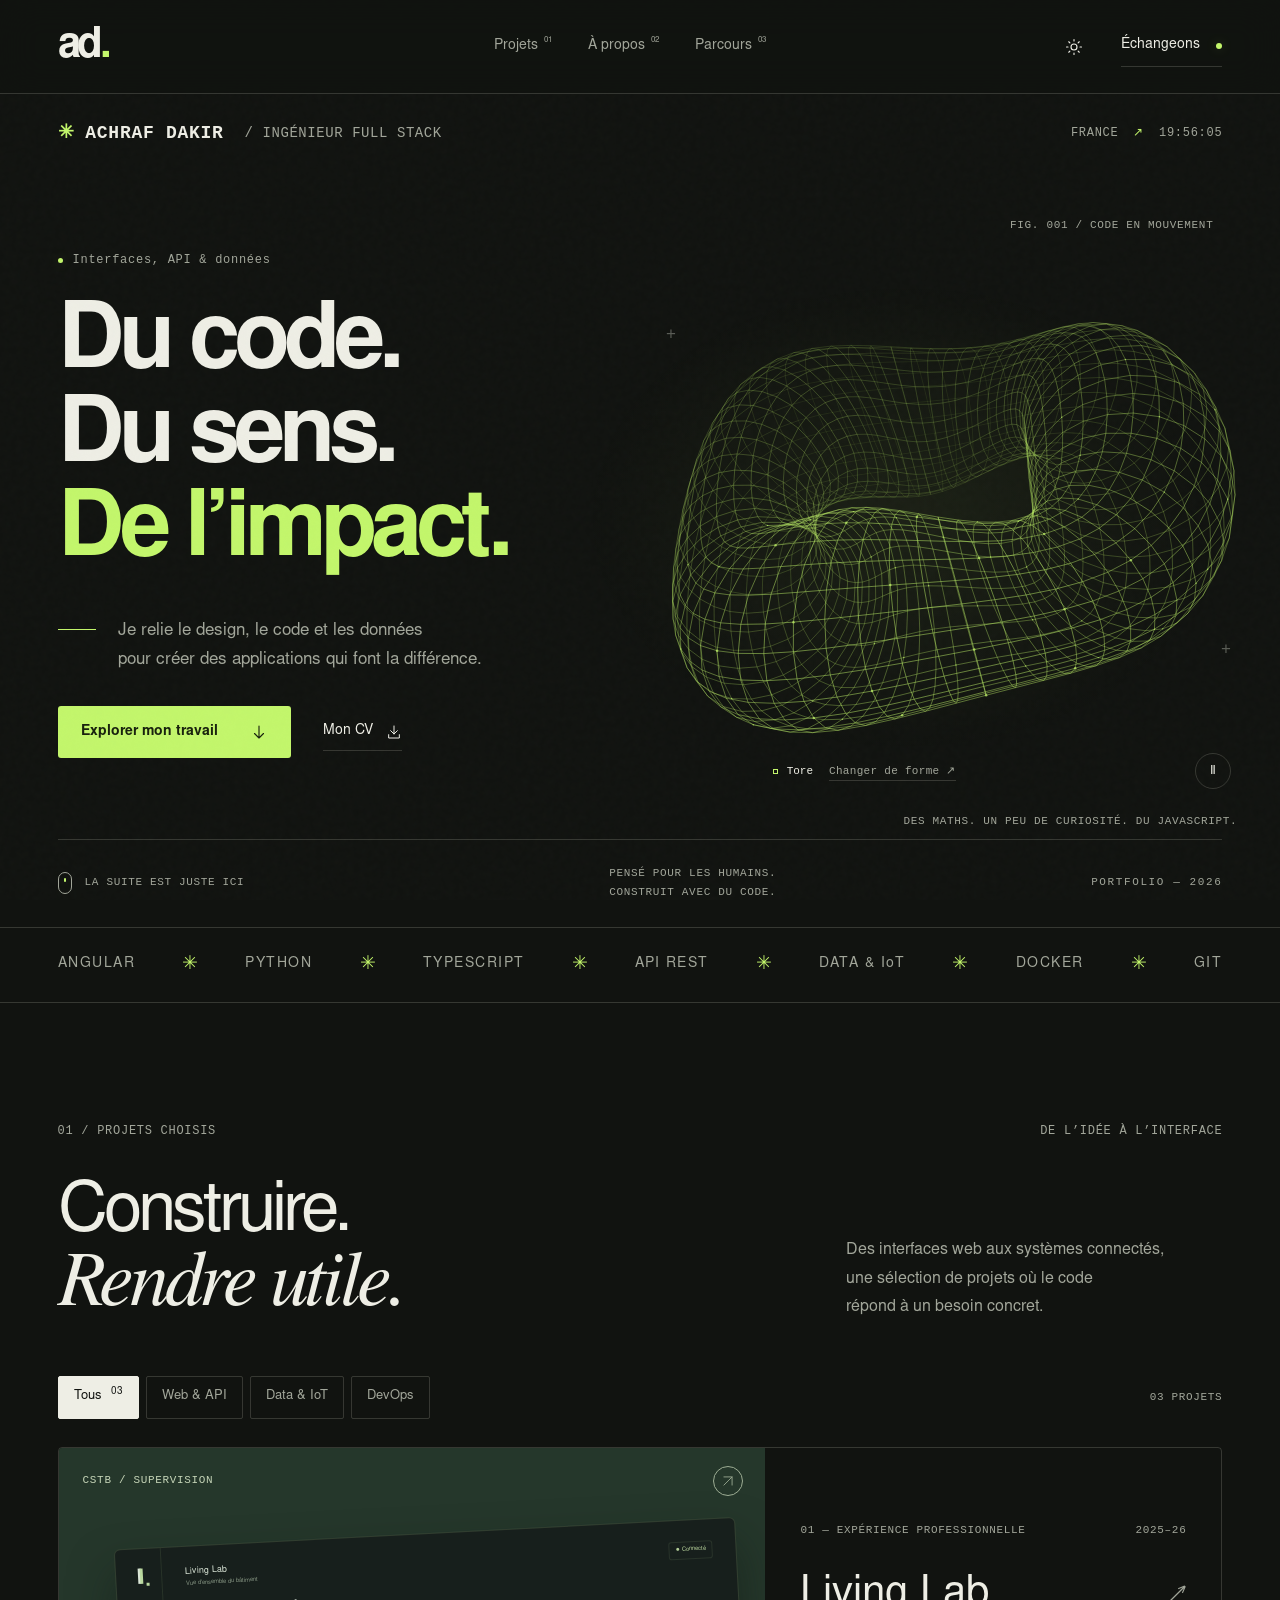
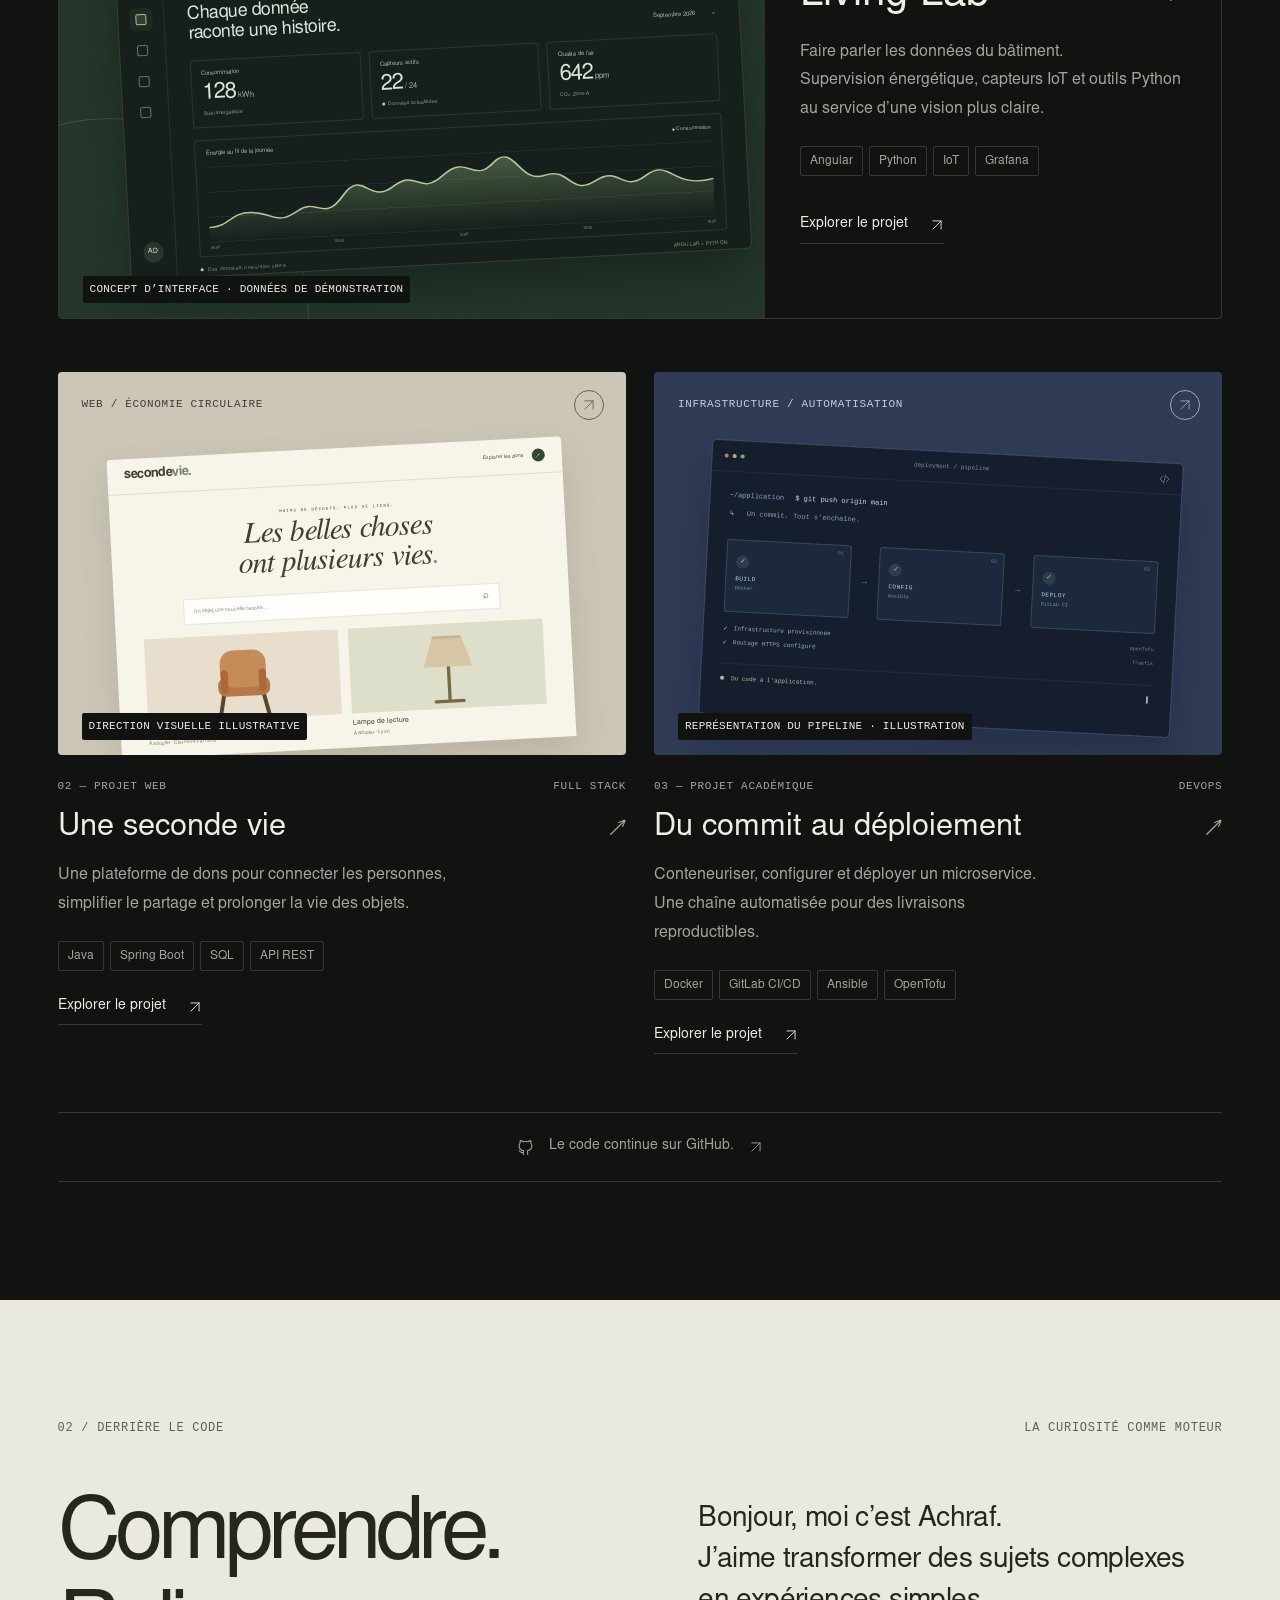
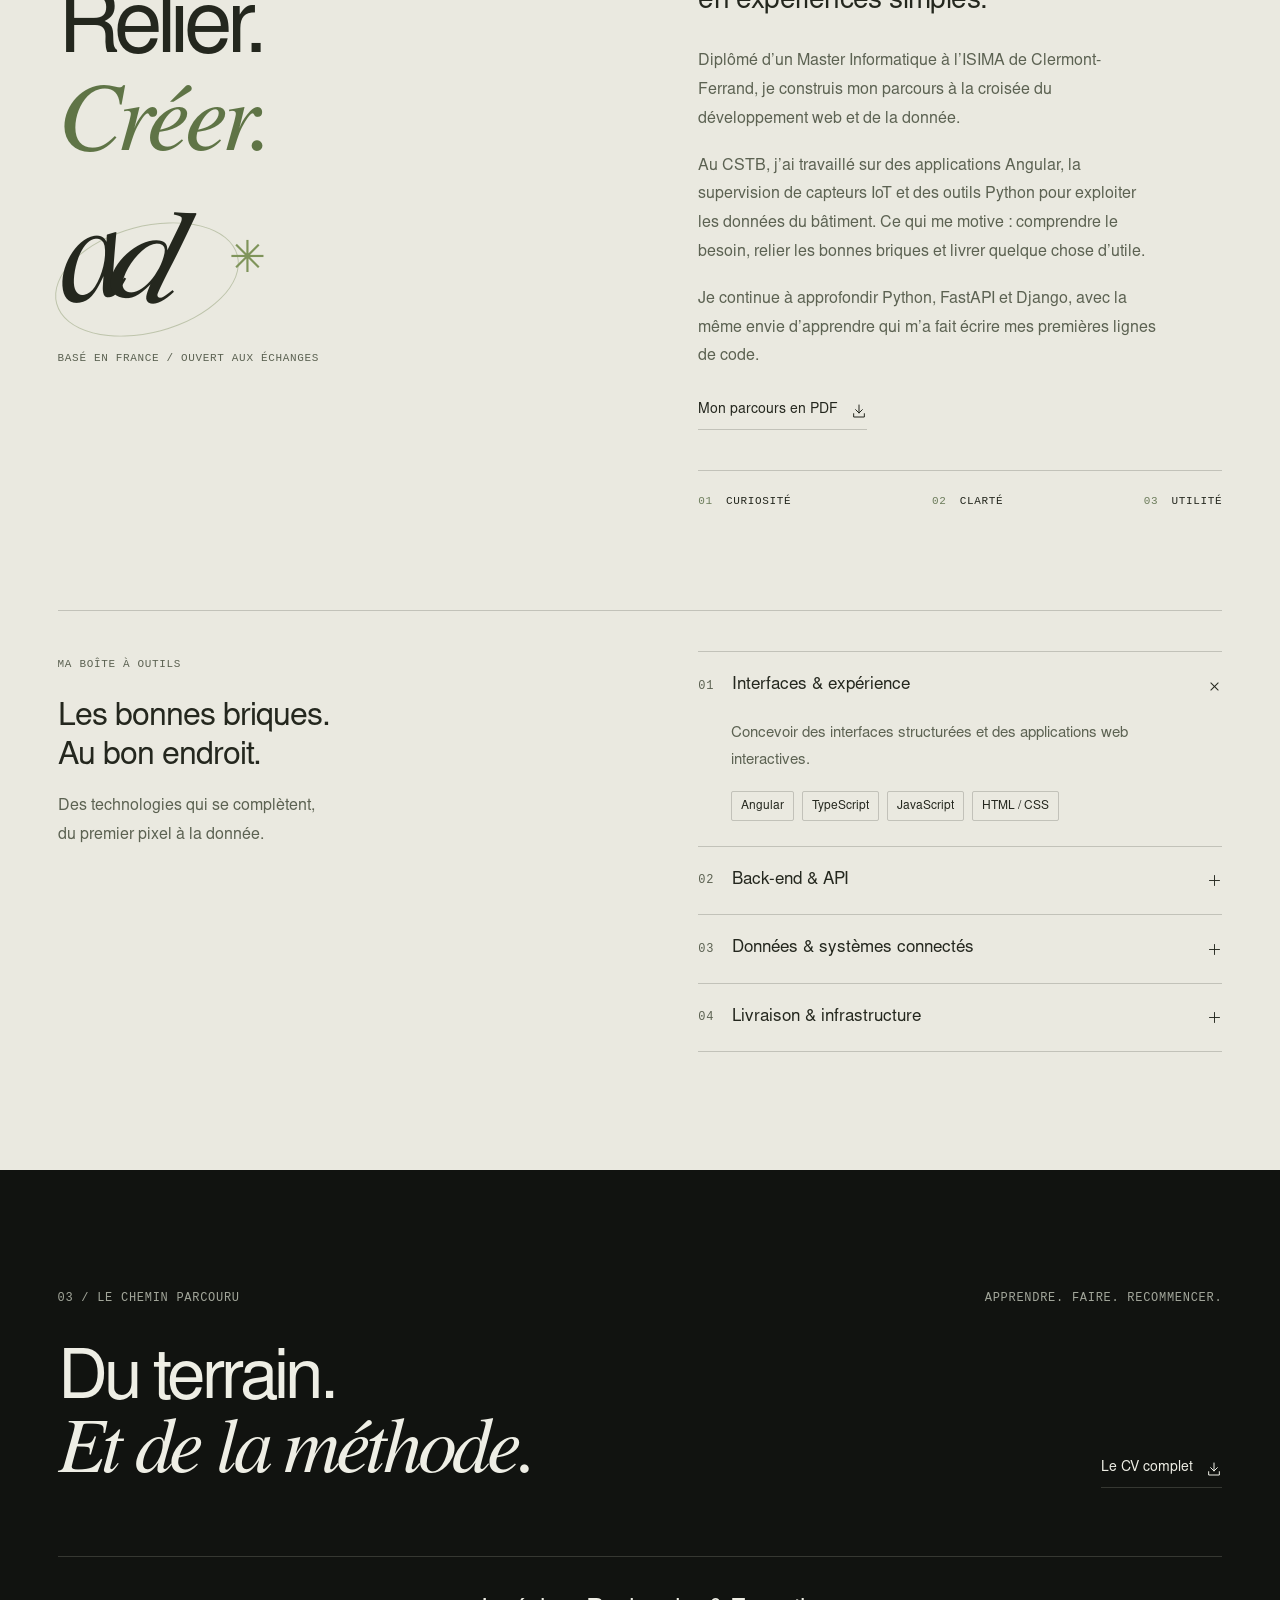
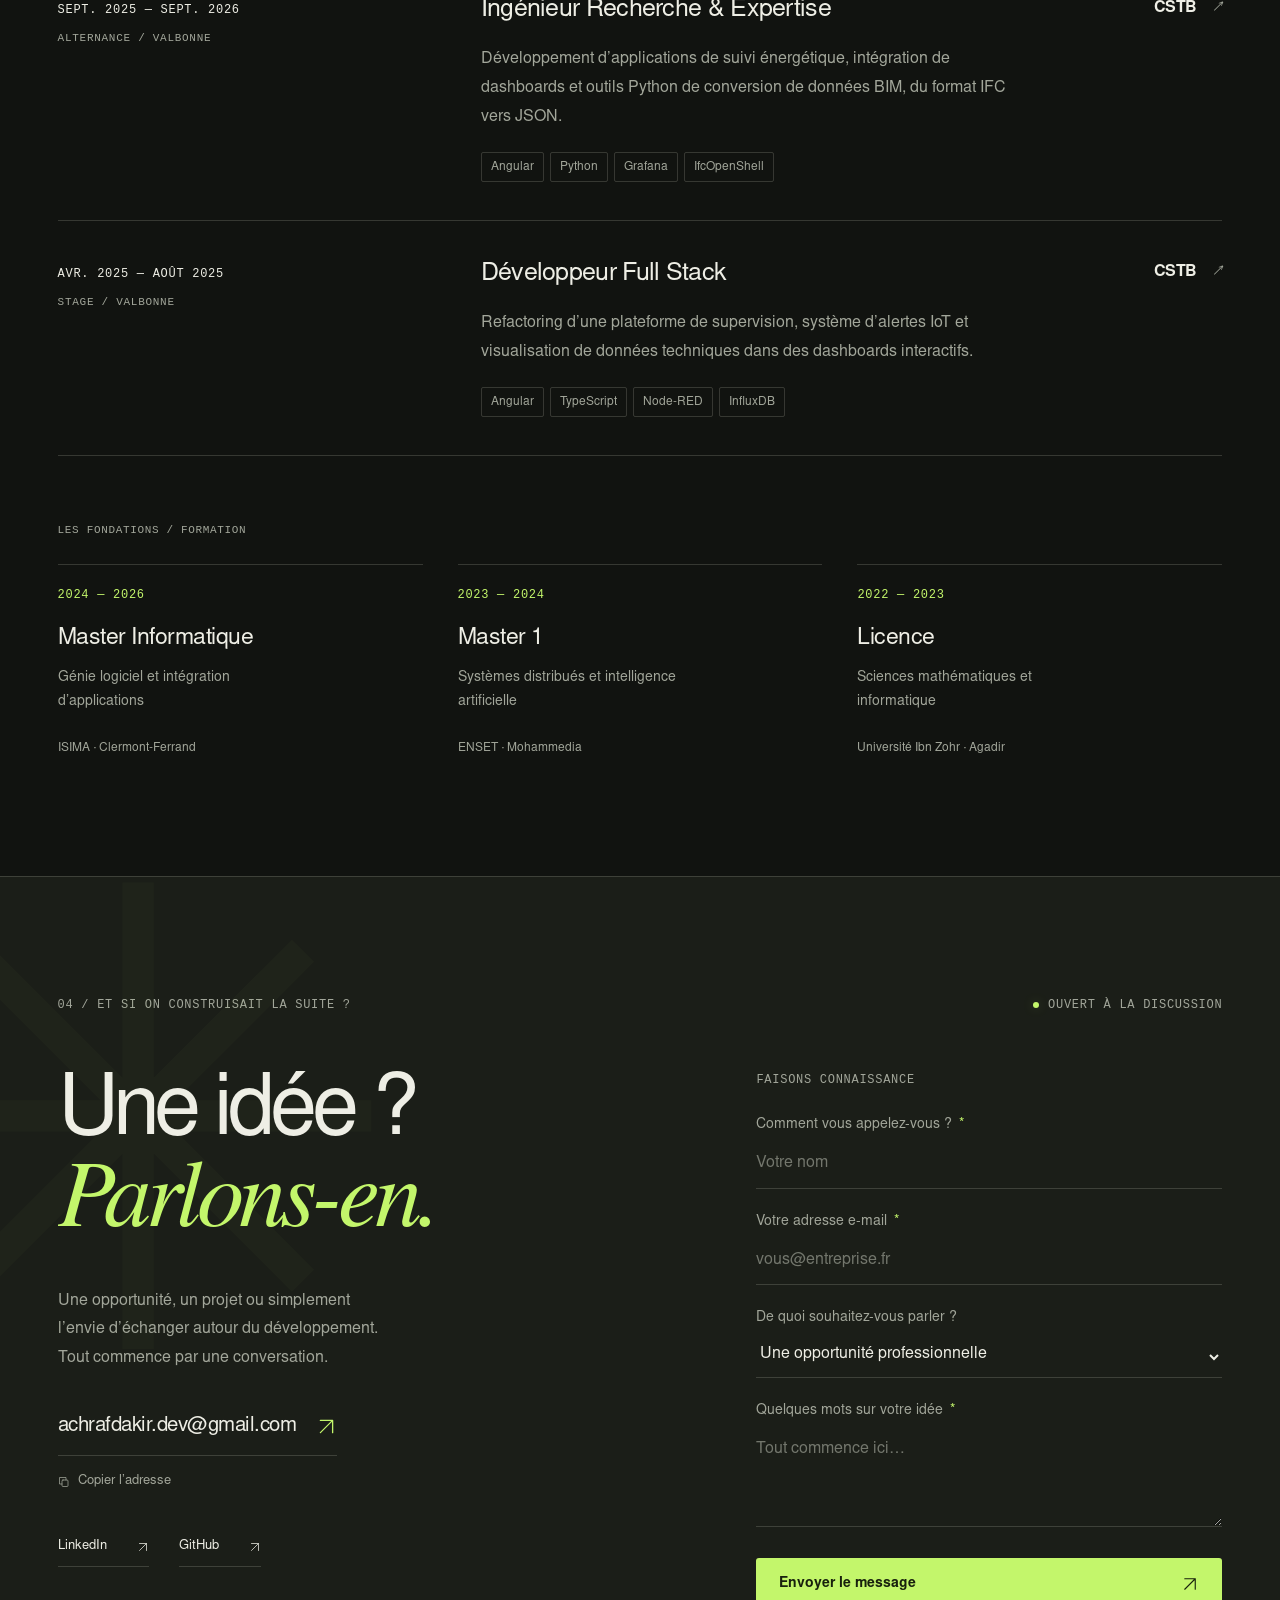
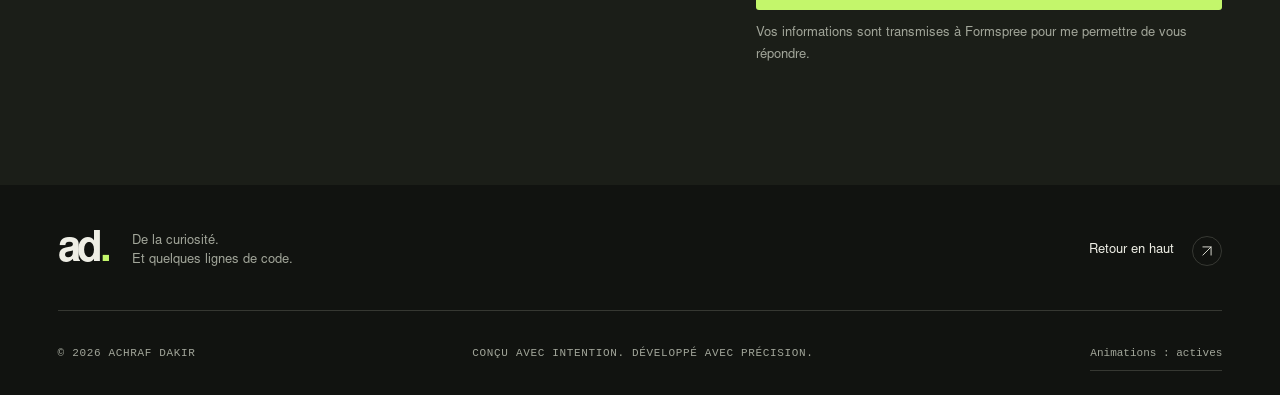
<file: index.html>
<!doctype html>
<html lang="fr" data-theme="dark">
<head>
  <meta charset="utf-8">
  <meta name="viewport" content="width=device-width, initial-scale=1">
  <meta name="theme-color" content="#111310">
  <meta name="description" content="Achraf Dakir, ingénieur logiciel Full Stack. Je transforme les besoins complexes en applications web claires, avec Angular, Python et une attention particulière aux données.">
  <meta property="og:type" content="website">
  <meta property="og:title" content="Achraf Dakir — Du code. Du sens. De l’impact.">
  <meta property="og:description" content="Développement web, données et systèmes connectés. Découvrez mon travail et ma façon de concevoir des applications utiles.">
  <meta property="og:image" content="assets/social-card.png">
  <meta property="og:image:width" content="1200">
  <meta property="og:image:height" content="630">
  <meta name="twitter:card" content="summary_large_image">
  <title>Achraf Dakir — Ingénieur Full Stack & développeur créatif</title>
  <link rel="icon" type="image/svg+xml" href="assets/favicon.svg">
  <link rel="preload" href="assets/studio-sans-regular.woff" as="font" type="font/woff" crossorigin>
  <link rel="preload" href="assets/studio-sans-bold.woff" as="font" type="font/woff" crossorigin>
  <link rel="stylesheet" href="css/style.css">
  <script src="js/app.js" defer></script>
  <script src="js/contact.js" defer></script>
</head>
<body>
  <a class="skip-link" href="#contenu">Aller au contenu</a>
  <svg class="icon-library" xmlns="http://www.w3.org/2000/svg" aria-hidden="true">
    <symbol id="i-arrow" viewBox="0 0 24 24"><path d="M5 19 19 5M5 5h14v14"/></symbol>
    <symbol id="i-right" viewBox="0 0 24 24"><path d="M4 12h16m-6-6 6 6-6 6"/></symbol>
    <symbol id="i-down" viewBox="0 0 24 24"><path d="M12 4v16m-6-6 6 6 6-6"/></symbol>
    <symbol id="i-sun" viewBox="0 0 24 24"><circle cx="12" cy="12" r="4"/><path d="M12 2v2m0 16v2M2 12h2m16 0h2M5 5l1.5 1.5m11 11L19 19M5 19l1.5-1.5m11-11L19 5"/></symbol>
    <symbol id="i-moon" viewBox="0 0 24 24"><path d="M20.8 13.1A9 9 0 0 1 10.9 3.2a9 9 0 1 0 9.9 9.9Z"/></symbol>
    <symbol id="i-copy" viewBox="0 0 24 24"><rect x="8" y="8" width="12" height="13" rx="2"/><path d="M16 8V3H3v13h5"/></symbol>
    <symbol id="i-close" viewBox="0 0 24 24"><path d="m6 6 12 12M6 18 18 6"/></symbol>
    <symbol id="i-plus" viewBox="0 0 24 24"><path d="M4 12h16M12 4v16"/></symbol>
    <symbol id="i-download" viewBox="0 0 24 24"><path d="M12 3v12m-5-5 5 5 5-5M4 16v5h16v-5"/></symbol>
    <symbol id="i-code" viewBox="0 0 24 24"><path d="m8 6-6 6 6 6m8-12 6 6-6 6M14 3l-4 18"/></symbol>
    <symbol id="i-check" viewBox="0 0 24 24"><path d="m5 12 4 4L19 6"/></symbol>
    <symbol id="i-github" viewBox="0 0 24 24"><path d="M9 19c-4.3 1.3-4.3-2-6-2.5M15 22v-3.4c0-1 .1-1.4-.5-2 3.1-.4 6.5-1.5 6.5-7A5.4 5.4 0 0 0 19.5 6a5 5 0 0 0-.1-3.6S18.2 2 15.5 3.9a13.3 13.3 0 0 0-7 0C5.8 2 4.6 2.4 4.6 2.4A5 5 0 0 0 4.5 6 5.4 5.4 0 0 0 3 9.6c0 5.5 3.4 6.6 6.5 7-.6.6-.6 1.2-.5 2V22"/></symbol>
  </svg>

  <div class="scroll-progress" aria-hidden="true"></div>
  <header class="site-header">
    <a class="wordmark" href="#accueil" aria-label="Achraf Dakir, accueil">ad<span class="wordmark-dot">.</span></a>
    <nav class="main-nav" id="main-nav" aria-label="Navigation principale">
      <a href="#projets" data-nav="projets">Projets <span>01</span></a>
      <a href="#apropos" data-nav="apropos">À propos <span>02</span></a>
      <a href="#parcours" data-nav="parcours">Parcours <span>03</span></a>
      <a href="#contact" class="mobile-contact" data-nav="contact">Contact <span>04</span></a>
    </nav>
    <div class="header-actions">
      <button class="icon-button theme-toggle" type="button" aria-label="Activer le thème clair" title="Changer de thème"><svg><use href="#i-sun"/></svg></button>
      <a class="header-contact" href="#contact">Échangeons <span class="status-dot"></span></a>
      <button class="menu-toggle icon-button" type="button" aria-expanded="false" aria-controls="main-nav" aria-label="Ouvrir le menu"><span></span><span></span></button>
    </div>
  </header>

  <main id="contenu">
    <section class="hero section-shell" id="accueil" aria-labelledby="hero-title">
      <div class="hero-topline mono"><span><span class="asterisk">✳</span> ACHRAF DAKIR <span class="hero-role">/ INGÉNIEUR FULL STACK</span></span><span class="local-time">FRANCE <span class="time-separator">↗</span> <time id="france-time">UTC+1</time></span></div>
      <div class="hero-content">
        <div class="hero-copy">
          <p class="hero-eyebrow mono"><span class="status-dot"></span> Interfaces, API & données</p>
          <h1 id="hero-title"><span>Du code.</span><span>Du sens.</span><span class="accent">De l’impact<span class="title-period">.</span></span></h1>
          <div class="hero-intro"><span class="intro-line" aria-hidden="true"></span><p>Je relie le design, le code et les données<br class="desktop-break"> pour créer des applications qui font la différence.</p></div>
          <div class="hero-ctas">
            <a class="button button-primary magnetic" href="#projets">Explorer mon travail <svg><use href="#i-down"/></svg></a>
            <a class="text-link" href="documents/cv.pdf" download="CV_Achraf_Dakir.pdf">Mon CV <svg><use href="#i-download"/></svg></a>
          </div>
        </div>
        <div class="hero-art" aria-label="Sculpture numérique interactive">
          <div class="art-cross cross-one" aria-hidden="true">+</div><div class="art-cross cross-two" aria-hidden="true">+</div>
          <span class="art-coordinate mono" aria-hidden="true">FIG. 001 / CODE EN MOUVEMENT</span>
          <canvas id="sculpture" role="img" aria-label="Sculpture générative verte en trois dimensions. Déplacez le pointeur pour la faire tourner."></canvas>
          <div class="art-fallback" aria-hidden="true"><span></span><span></span><span></span></div>
          <div class="art-controls"><button id="shape-toggle" type="button" class="art-button"><span class="tiny-square"></span><span id="shape-name">Tore</span><span class="shape-next">Changer de forme ↗</span></button><button id="motion-toggle" class="motion-toggle" type="button" aria-label="Mettre les animations en pause" aria-pressed="false"><span class="pause-icon" aria-hidden="true">Ⅱ</span></button></div>
          <span class="art-caption mono" aria-hidden="true">DES MATHS. UN PEU DE CURIOSITÉ. DU JAVASCRIPT.</span>
        </div>
      </div>
      <div class="hero-bottom mono"><a href="#projets" class="scroll-invitation"><span class="scroll-pill" aria-hidden="true"><span></span></span> LA SUITE EST JUSTE ICI</a><span class="hero-bottom-note">PENSÉ POUR LES HUMAINS.<br>CONSTRUIT AVEC DU CODE.</span><span class="hero-edition">PORTFOLIO — 2026</span></div>
    </section>

    <div class="stack-ribbon" aria-label="Technologies principales"><div><span>ANGULAR</span><i>✳</i><span>PYTHON</span><i>✳</i><span>TYPESCRIPT</span><i>✳</i><span>API REST</span><i>✳</i><span>DATA & IoT</span><i>✳</i><span>DOCKER</span><i>✳</i><span>GIT</span></div></div>

    <section class="work-section section-shell section-space" id="projets" aria-labelledby="work-title">
      <div class="section-label mono reveal"><span>01 / PROJETS CHOISIS</span><span>DE L’IDÉE À L’INTERFACE</span></div>
      <div class="section-heading reveal"><h2 id="work-title">Construire.<br><span class="serif">Rendre utile.</span></h2><p>Des interfaces web aux systèmes connectés,<br>une sélection de projets où le code<br>répond à un besoin concret.</p></div>
      <div class="project-toolbar reveal"><div class="project-filters" role="group" aria-label="Filtrer les projets"><button type="button" class="filter active" data-filter="all" aria-pressed="true">Tous <sup>03</sup></button><button type="button" class="filter" data-filter="web" aria-pressed="false">Web & API</button><button type="button" class="filter" data-filter="data" aria-pressed="false">Data & IoT</button><button type="button" class="filter" data-filter="devops" aria-pressed="false">DevOps</button></div><span class="project-count mono" id="project-count" role="status">03 PROJETS</span></div>

      <div class="projects-grid">
        <article class="project-card project-featured reveal" data-categories="web data">
          <button type="button" class="project-visual lab-visual" data-project="livinglab" aria-label="Découvrir le projet Living Lab">
            <span class="visual-topline mono"><span>CSTB / SUPERVISION</span><span class="visual-open"><svg><use href="#i-arrow"/></svg></span></span>
            <div class="dashboard-window" aria-hidden="true">
              <div class="dashboard-sidebar"><span class="dash-logo">l<span>l</span><i></i></span><span class="sidebar-square active"></span><span class="sidebar-square"></span><span class="sidebar-square"></span><span class="sidebar-square"></span><span class="sidebar-bottom">AD</span></div>
              <div class="dashboard-main"><div class="dash-header"><span>Living Lab<span class="dash-header-sub">Vue d’ensemble du bâtiment</span></span><span class="dash-online">● Connecté</span></div><div class="dash-title"><strong>Chaque donnée<br>raconte une histoire.</strong><span class="dash-date">Septembre 2026 <span>⌄</span></span></div><div class="dash-stats"><div><span>Consommation</span><strong>128<span> kWh</span></strong><small>Suivi énergétique</small></div><div><span>Capteurs actifs</span><strong>22<span> / 24</span></strong><small><i></i> Données actualisées</small></div><div><span>Qualité de l’air</span><strong>642<span> ppm</span></strong><small>CO₂ · Zone A</small></div></div><div class="dash-chart"><div><span>Énergie au fil de la journée</span><span class="chart-legend">● Consommation</span></div><div class="chart-area"><div class="chart-grid"></div><svg viewBox="0 0 600 140" preserveAspectRatio="none"><defs><linearGradient id="chart-fill" x1="0" y1="0" x2="0" y2="1"><stop offset="0" stop-color="#93bc7d" stop-opacity=".38"/><stop offset="1" stop-color="#93bc7d" stop-opacity="0"/></linearGradient></defs><path d="M0 112C25 112 25 86 50 88S80 115 105 90 135 115 160 66 190 86 220 54 250 76 280 38 315 57 340 20 370 62 400 48 430 90 460 63 490 89 520 58 550 87 600 70L600 140H0Z" fill="url(#chart-fill)"/><path d="M0 112C25 112 25 86 50 88S80 115 105 90 135 115 160 66 190 86 220 54 250 76 280 38 315 57 340 20 370 62 400 48 430 90 460 63 490 89 520 58 550 87 600 70" fill="none" stroke="#adc99d" stroke-width="2.5"/></svg></div><div class="chart-times"><span>06:00</span><span>09:00</span><span>12:00</span><span>15:00</span><span>18:00</span></div></div><div class="dash-footer"><span><i></i> Des données, une vision claire.</span><span>ANGULAR × PYTHON</span></div></div>
            </div>
            <span class="visual-caption mono">CONCEPT D’INTERFACE · DONNÉES DE DÉMONSTRATION</span>
          </button>
          <div class="project-info"><div class="project-meta mono"><span>01 — EXPÉRIENCE PROFESSIONNELLE</span><span>2025–26</span></div><h3><button type="button" data-project="livinglab">Living Lab <span class="project-heading-arrow">↗</span></button></h3><p>Faire parler les données du bâtiment.<br>Supervision énergétique, capteurs IoT et outils Python au service d’une vision plus claire.</p><div class="project-tags"><span>Angular</span><span>Python</span><span>IoT</span><span>Grafana</span></div><button type="button" class="case-link" data-project="livinglab">Explorer le projet <svg><use href="#i-arrow"/></svg></button></div>
        </article>

        <article class="project-card reveal" data-categories="web">
          <button type="button" class="project-visual donation-visual" data-project="dons" aria-label="Découvrir la plateforme de dons d’objets"><span class="visual-topline mono"><span>WEB / ÉCONOMIE CIRCULAIRE</span><span class="visual-open"><svg><use href="#i-arrow"/></svg></span></span><div class="donation-window" aria-hidden="true"><div class="donation-nav"><strong>seconde<span>vie.</span></strong><span>Explorer les dons <i>↗</i></span></div><div class="donation-hero"><span>MOINS DE DÉCHETS. PLUS DE LIENS.</span><strong>Les belles choses<br>ont plusieurs vies<span>.</span></strong><div class="donation-search">Un objet, une nouvelle histoire… <span>⌕</span></div></div><div class="donation-items"><div><div class="object-art chair"><svg viewBox="0 0 150 130"><path d="m46 84-7 35m65-35 8 35" stroke="#5b452e" stroke-width="6"/><rect x="37" y="61" width="78" height="29" rx="12" fill="#b67847"/><rect x="41" y="21" width="69" height="56" rx="20" fill="#c58c59"/><path d="M47 79V56m57 23V56" stroke="#aa6a38" stroke-width="11" stroke-linecap="round"/></svg></div><strong>Fauteuil vintage</strong><span>À adopter · Clermont-Ferrand</span></div><div><div class="object-art lamp"><svg viewBox="0 0 150 130"><path d="M76 53v61m-21 0h42" stroke="#786845" stroke-width="5" stroke-linecap="round"/><path d="m53 18-14 44h73L97 18Z" fill="#d6c6a3"/><path d="M55 18h40" stroke="#c4b38e" stroke-width="4"/></svg></div><strong>Lampe de lecture</strong><span>À adopter · Lyon</span></div></div></div><span class="visual-caption mono">DIRECTION VISUELLE ILLUSTRATIVE</span></button>
          <div class="project-info"><div class="project-meta mono"><span>02 — PROJET WEB</span><span>FULL STACK</span></div><h3><button type="button" data-project="dons">Une seconde vie <span class="project-heading-arrow">↗</span></button></h3><p>Une plateforme de dons pour connecter les personnes, simplifier le partage et prolonger la vie des objets.</p><div class="project-tags"><span>Java</span><span>Spring Boot</span><span>SQL</span><span>API REST</span></div><button type="button" class="case-link" data-project="dons">Explorer le projet <svg><use href="#i-arrow"/></svg></button></div>
        </article>

        <article class="project-card reveal" data-categories="devops">
          <button type="button" class="project-visual deploy-visual" data-project="pipeline" aria-label="Découvrir le déploiement automatisé"><span class="visual-topline mono"><span>INFRASTRUCTURE / AUTOMATISATION</span><span class="visual-open"><svg><use href="#i-arrow"/></svg></span></span><div class="pipeline-window" aria-hidden="true"><div class="terminal-bar"><span><i></i><i></i><i></i></span><span>deployment / pipeline</span><svg><use href="#i-code"/></svg></div><div class="terminal-content"><div class="terminal-prompt"><span>~/application</span> $ git push origin main</div><div class="terminal-log"><span>↳</span> Un commit. Tout s’enchaîne.</div><div class="pipeline-flow"><div><span>01</span><i>✓</i><strong>BUILD</strong><small>Docker</small></div><b>→</b><div><span>02</span><i>✓</i><strong>CONFIG</strong><small>Ansible</small></div><b>→</b><div><span>03</span><i>✓</i><strong>DEPLOY</strong><small>GitLab CI</small></div></div><div class="terminal-line"><span>✓</span> Infrastructure provisionnée <small>OpenTofu</small></div><div class="terminal-line"><span>✓</span> Routage HTTPS configuré <small>Traefik</small></div><div class="terminal-result"><span class="status-dot"></span> Du code à l’application.<span class="terminal-cursor">▍</span></div></div></div><span class="visual-caption mono">REPRÉSENTATION DU PIPELINE · ILLUSTRATION</span></button>
          <div class="project-info"><div class="project-meta mono"><span>03 — PROJET ACADÉMIQUE</span><span>DEVOPS</span></div><h3><button type="button" data-project="pipeline">Du commit au déploiement <span class="project-heading-arrow">↗</span></button></h3><p>Conteneuriser, configurer et déployer un microservice. Une chaîne automatisée pour des livraisons reproductibles.</p><div class="project-tags"><span>Docker</span><span>GitLab CI/CD</span><span>Ansible</span><span>OpenTofu</span></div><button type="button" class="case-link" data-project="pipeline">Explorer le projet <svg><use href="#i-arrow"/></svg></button></div>
        </article>
      </div>
      <a class="github-note reveal" href="https://github.com/achrafdakir" target="_blank" rel="noopener noreferrer"><svg><use href="#i-github"/></svg><span>Le code continue sur GitHub.</span><svg><use href="#i-arrow"/></svg></a>
    </section>

    <section class="about-section" id="apropos" aria-labelledby="about-title"><div class="section-shell section-space">
      <div class="section-label mono reveal"><span>02 / DERRIÈRE LE CODE</span><span>LA CURIOSITÉ COMME MOTEUR</span></div>
      <div class="about-grid"><div class="about-heading reveal"><h2 id="about-title">Comprendre.<br>Relier.<br><span class="serif">Créer.</span></h2><div class="signature-mark" aria-hidden="true"><span>a</span><span>d</span><i>✳</i></div><p class="mono about-location">BASÉ EN FRANCE / OUVERT AUX ÉCHANGES</p></div><div class="about-copy reveal"><p class="about-lead">Bonjour, moi c’est Achraf.<br>J’aime transformer des sujets complexes en expériences simples.</p><p>Diplômé d’un Master Informatique à l’ISIMA de Clermont-Ferrand, je construis mon parcours à la croisée du développement web et de la donnée.</p><p>Au CSTB, j’ai travaillé sur des applications Angular, la supervision de capteurs IoT et des outils Python pour exploiter les données du bâtiment. Ce qui me motive : comprendre le besoin, relier les bonnes briques et livrer quelque chose d’utile.</p><p>Je continue à approfondir Python, FastAPI et Django, avec la même envie d’apprendre qui m’a fait écrire mes premières lignes de code.</p><a class="about-cv text-link" href="documents/cv.pdf" download="CV_Achraf_Dakir.pdf">Mon parcours en PDF <svg><use href="#i-download"/></svg></a><div class="about-principles mono"><span><i>01</i> CURIOSITÉ</span><span><i>02</i> CLARTÉ</span><span><i>03</i> UTILITÉ</span></div></div></div>
      <div class="skills-section"><div class="skills-intro reveal"><span class="mono">MA BOÎTE À OUTILS</span><h3>Les bonnes briques.<br>Au bon endroit.</h3><p>Des technologies qui se complètent,<br>du premier pixel à la donnée.</p></div><div class="skill-accordions reveal"><details open><summary><span class="skill-index mono">01</span><span>Interfaces & expérience</span><svg><use href="#i-plus"/></svg></summary><div class="skill-content"><p>Concevoir des interfaces structurées et des applications web interactives.</p><div><span>Angular</span><span>TypeScript</span><span>JavaScript</span><span>HTML / CSS</span></div></div></details><details><summary><span class="skill-index mono">02</span><span>Back-end & API</span><svg><use href="#i-plus"/></svg></summary><div class="skill-content"><p>Relier les applications aux données. FastAPI et Django sont mes axes d’approfondissement actuels.</p><div><span>Python</span><span>Java / Spring Boot</span><span>API REST</span><span>SQL</span><span>FastAPI ↗</span><span>Django ↗</span></div></div></details><details><summary><span class="skill-index mono">03</span><span>Données & systèmes connectés</span><svg><use href="#i-plus"/></svg></summary><div class="skill-content"><p>Exploiter les données techniques et les rendre lisibles pour mieux comprendre un système.</p><div><span>InfluxDB</span><span>Grafana</span><span>Node-RED</span><span>IfcOpenShell</span><span>BIM / IFC</span></div></div></details><details><summary><span class="skill-index mono">04</span><span>Livraison & infrastructure</span><svg><use href="#i-plus"/></svg></summary><div class="skill-content"><p>Versionner le code et automatiser les étapes de déploiement.</p><div><span>Git / GitLab</span><span>Docker</span><span>GitLab CI/CD</span><span>Ansible</span><span>OpenTofu</span><span>Linux</span></div></div></details></div></div>
    </div></section>

    <section class="journey-section section-shell section-space" id="parcours" aria-labelledby="journey-title"><div class="section-label mono reveal"><span>03 / LE CHEMIN PARCOURU</span><span>APPRENDRE. FAIRE. RECOMMENCER.</span></div><div class="section-heading reveal"><h2 id="journey-title">Du terrain.<br><span class="serif">Et de la méthode.</span></h2><a class="text-link" href="documents/cv.pdf" download="CV_Achraf_Dakir.pdf">Le CV complet <svg><use href="#i-download"/></svg></a></div>
      <div class="experience-list"><article class="experience-row reveal"><div class="experience-date mono"><time datetime="2025-09">SEPT. 2025</time> — <time datetime="2026-09">SEPT. 2026</time><span>ALTERNANCE / VALBONNE</span></div><div class="experience-description"><div class="experience-title"><h3>Ingénieur Recherche & Expertise</h3><span class="company-mark">CSTB<span>↗</span></span></div><p>Développement d’applications de suivi énergétique, intégration de dashboards et outils Python de conversion de données BIM, du format IFC vers JSON.</p><div class="project-tags"><span>Angular</span><span>Python</span><span>Grafana</span><span>IfcOpenShell</span></div></div></article><article class="experience-row reveal"><div class="experience-date mono"><time datetime="2025-04">AVR. 2025</time> — <time datetime="2025-08">AOÛT 2025</time><span>STAGE / VALBONNE</span></div><div class="experience-description"><div class="experience-title"><h3>Développeur Full Stack</h3><span class="company-mark">CSTB<span>↗</span></span></div><p>Refactoring d’une plateforme de supervision, système d’alertes IoT et visualisation de données techniques dans des dashboards interactifs.</p><div class="project-tags"><span>Angular</span><span>TypeScript</span><span>Node-RED</span><span>InfluxDB</span></div></div></article></div>
      <div class="education-heading mono reveal">LES FONDATIONS / FORMATION</div><div class="education-grid"><article class="education-item reveal"><span class="mono">2024 — 2026</span><h3>Master Informatique</h3><p>Génie logiciel et intégration d’applications</p><span>ISIMA · Clermont-Ferrand</span></article><article class="education-item reveal"><span class="mono">2023 — 2024</span><h3>Master 1</h3><p>Systèmes distribués et intelligence artificielle</p><span>ENSET · Mohammedia</span></article><article class="education-item reveal"><span class="mono">2022 — 2023</span><h3>Licence</h3><p>Sciences mathématiques et informatique</p><span>Université Ibn Zohr · Agadir</span></article></div>
    </section>

    <section class="contact-section" id="contact" aria-labelledby="contact-title"><div class="section-shell section-space"><div class="section-label mono reveal"><span>04 / ET SI ON CONSTRUISAIT LA SUITE ?</span><span><span class="status-dot"></span> OUVERT À LA DISCUSSION</span></div><div class="contact-layout"><div class="contact-copy reveal"><h2 id="contact-title">Une idée ?<br><span class="serif">Parlons-en.</span></h2><p>Une opportunité, un projet ou simplement<br>l’envie d’échanger autour du développement.<br>Tout commence par une conversation.</p><a class="contact-email" href="mailto:achrafdakir.dev@gmail.com">achrafdakir.dev@gmail.com <svg><use href="#i-arrow"/></svg></a><button type="button" class="copy-email text-link"><svg><use href="#i-copy"/></svg> Copier l’adresse</button><div class="social-links"><a href="https://www.linkedin.com/in/achraf-dakir/" target="_blank" rel="noopener noreferrer">LinkedIn <svg><use href="#i-arrow"/></svg></a><a href="https://github.com/achrafdakir" target="_blank" rel="noopener noreferrer">GitHub <svg><use href="#i-arrow"/></svg></a></div></div><form class="contact-form reveal" id="contact-form" action="https://formspree.io/f/xwllvrod" method="post" accept-charset="UTF-8">
  <p class="mono form-kicker">FAISONS CONNAISSANCE</p>
  <div class="field">
    <label for="name">Comment vous appelez-vous ? <span>*</span></label>
    <input id="name" name="name" type="text" autocomplete="name" placeholder="Votre nom" minlength="2" maxlength="100" required>
  </div>
  <div class="field">
    <label for="email">Votre adresse e-mail <span>*</span></label>
    <input id="email" name="email" type="email" autocomplete="email" placeholder="vous@entreprise.fr" maxlength="150" required>
  </div>
  <div class="field">
    <label for="subject">De quoi souhaitez-vous parler ?</label>
    <select id="subject" name="subject">
      <option value="Une opportunité professionnelle">Une opportunité professionnelle</option>
      <option value="Un projet à construire">Un projet à construire</option>
      <option value="Une simple prise de contact">Une simple prise de contact</option>
    </select>
  </div>
  <div class="field">
    <label for="message">Quelques mots sur votre idée <span>*</span></label>
    <textarea id="message" name="message" rows="3" placeholder="Tout commence ici…" minlength="20" maxlength="3000" required></textarea>
  </div>
  <div hidden aria-hidden="true">
    <label for="contact-website">Laissez ce champ vide</label>
    <input id="contact-website" name="_gotcha" type="text" tabindex="-1" autocomplete="off">
  </div>
  <button type="submit" class="button button-primary"><span data-submit-label>Envoyer le message</span> <svg aria-hidden="true"><use href="#i-arrow"/></svg></button>
  <p class="form-note">Vos informations sont transmises à Formspree pour me permettre de vous répondre.</p>
  <p class="form-status" id="form-status" role="status" aria-live="polite" aria-atomic="true"></p>
</form></div></div></section>
  </main>

  <footer class="site-footer section-shell"><div class="footer-top"><a class="wordmark" href="#accueil" aria-label="Retour à l’accueil">ad<span class="wordmark-dot">.</span></a><p>De la curiosité.<br>Et quelques lignes de code.</p><a href="#accueil" class="back-to-top">Retour en haut <svg><use href="#i-arrow"/></svg></a></div><div class="footer-bottom mono"><span>© <span id="year">2026</span> ACHRAF DAKIR</span><span>CONÇU AVEC INTENTION. DÉVELOPPÉ AVEC PRÉCISION.</span><button class="footer-motion" type="button" aria-pressed="false">Animations : actives</button></div></footer>

  <dialog class="case-dialog" id="case-dialog" aria-labelledby="case-title"><div class="case-dialog-top"><a class="wordmark" href="#projets" data-close-dialog aria-label="Fermer l’étude de cas">ad<span class="wordmark-dot">.</span></a><span class="mono">DANS LES COULISSES DU PROJET</span><button type="button" class="dialog-close icon-button" aria-label="Fermer l’étude de cas"><svg><use href="#i-close"/></svg></button></div><div class="case-body"><div class="case-eyebrow mono" id="case-eyebrow"></div><h2 id="case-title"></h2><p class="case-intro" id="case-intro"></p><div class="case-facts" id="case-facts"></div><div class="case-sections" id="case-sections"></div><div class="case-stack" id="case-stack"></div><p class="case-visual-note">Les visuels du portfolio sont des concepts d’interface et des illustrations. Ils ne reproduisent pas les écrans des applications d’origine.</p><div class="case-bottom"><a href="#contact" class="button button-primary" data-contact-dialog>Échanger sur ce projet <svg><use href="#i-arrow"/></svg></a><button type="button" class="text-link" id="next-project">Projet suivant <svg><use href="#i-right"/></svg></button></div></div></dialog>
  <div class="toast" role="status" aria-live="polite" id="toast"></div>
</body>
</html>
</file>
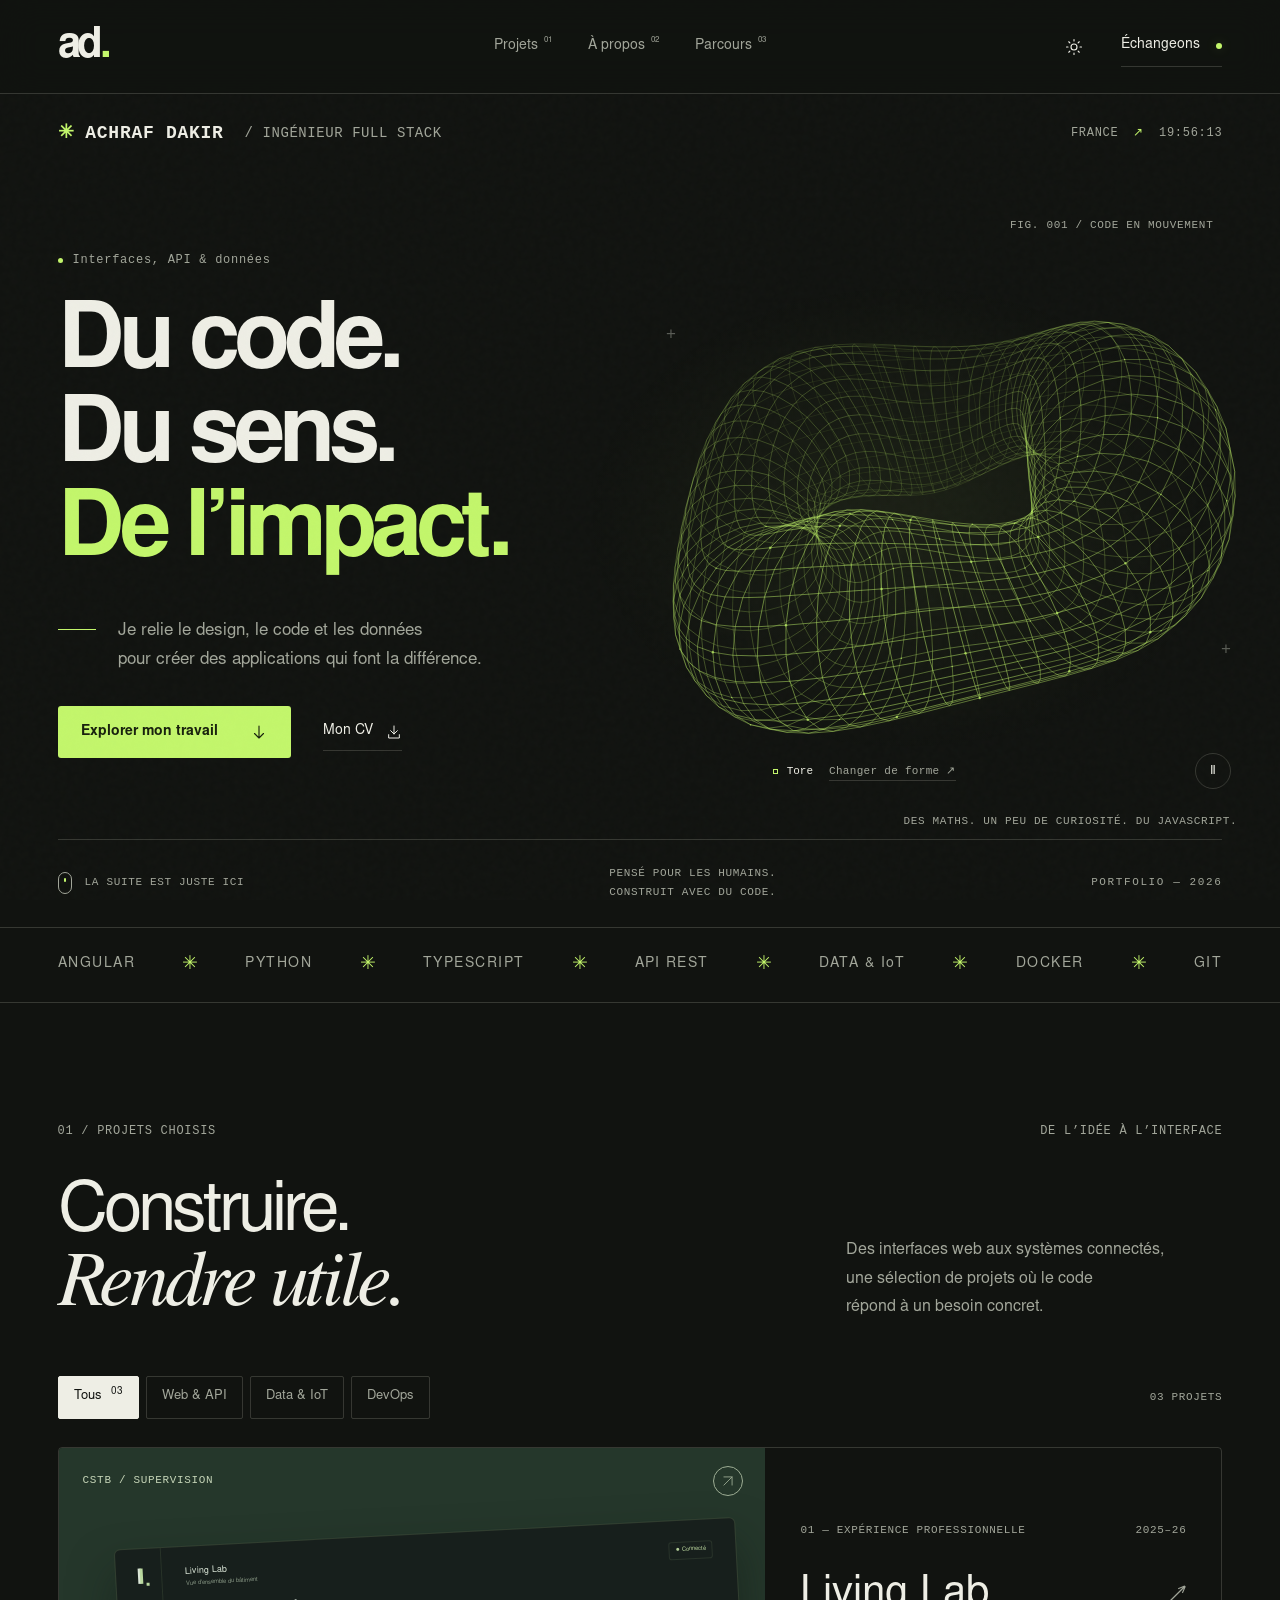
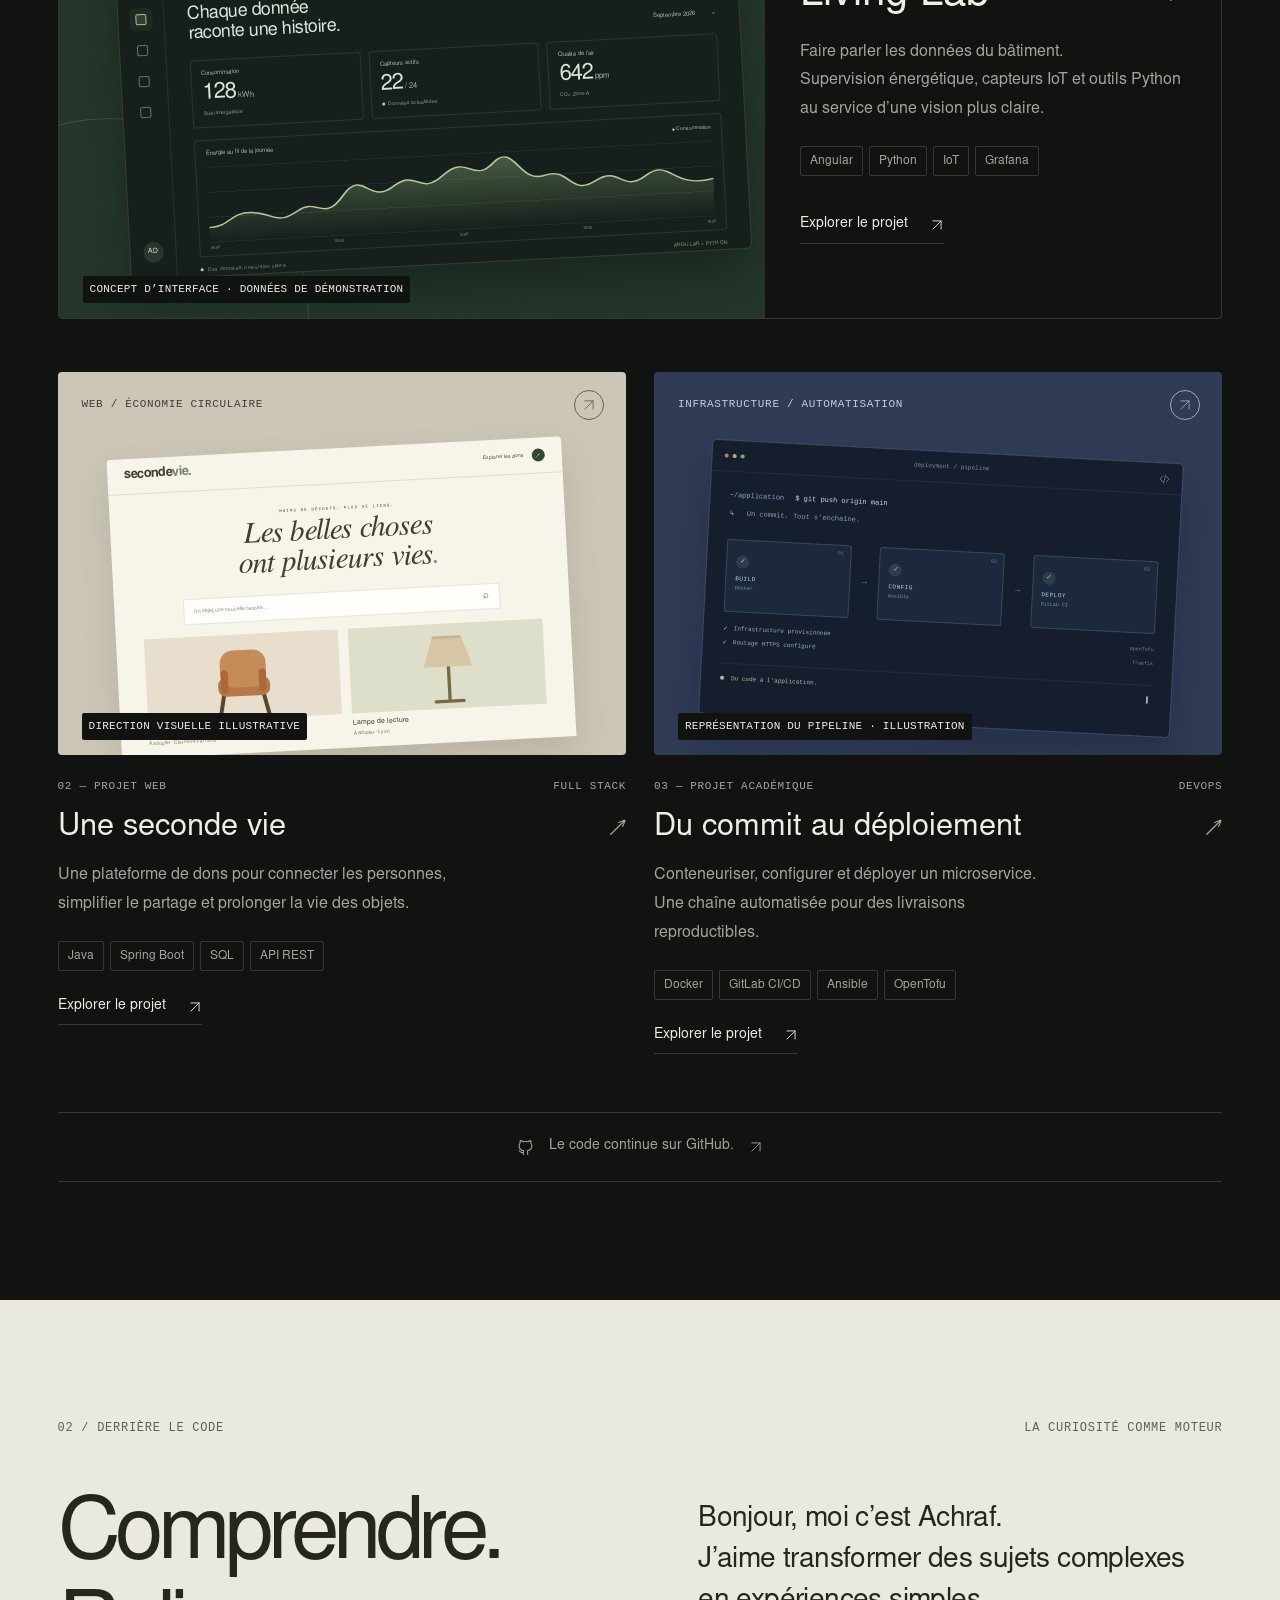
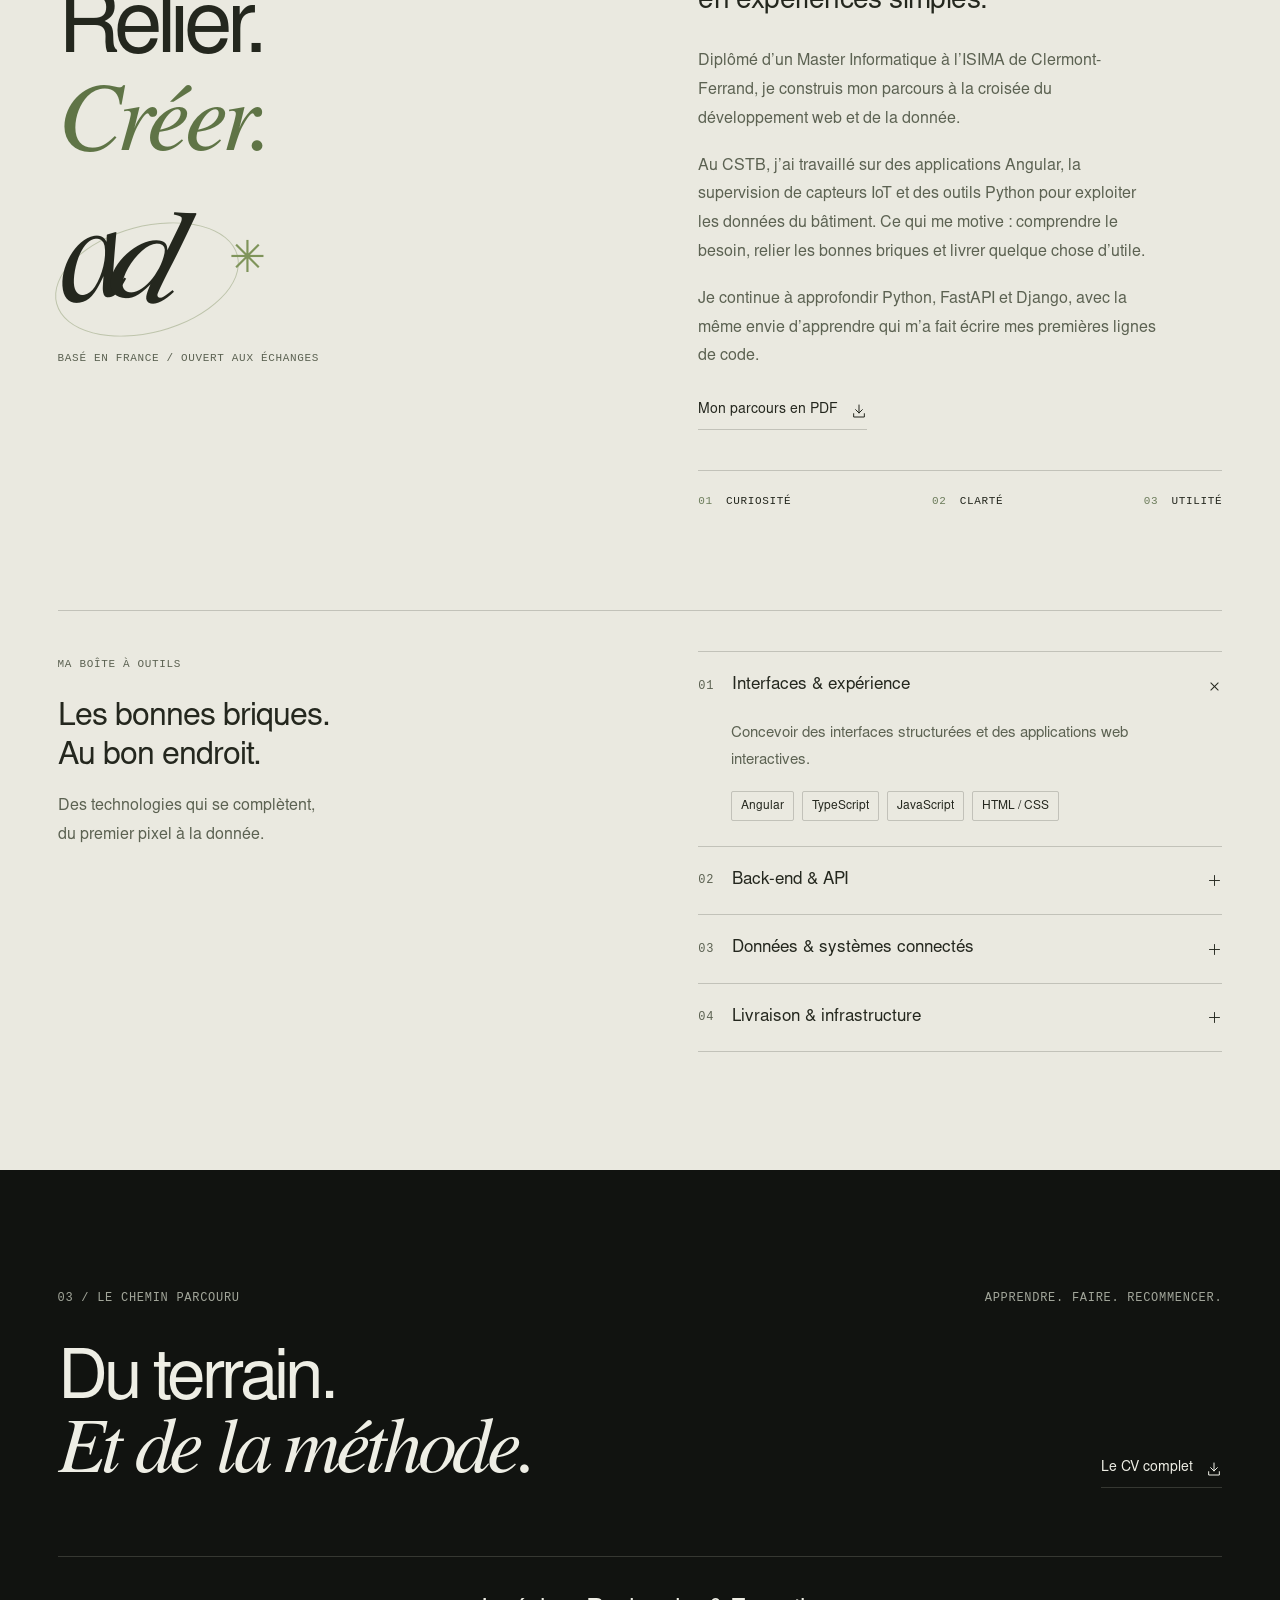
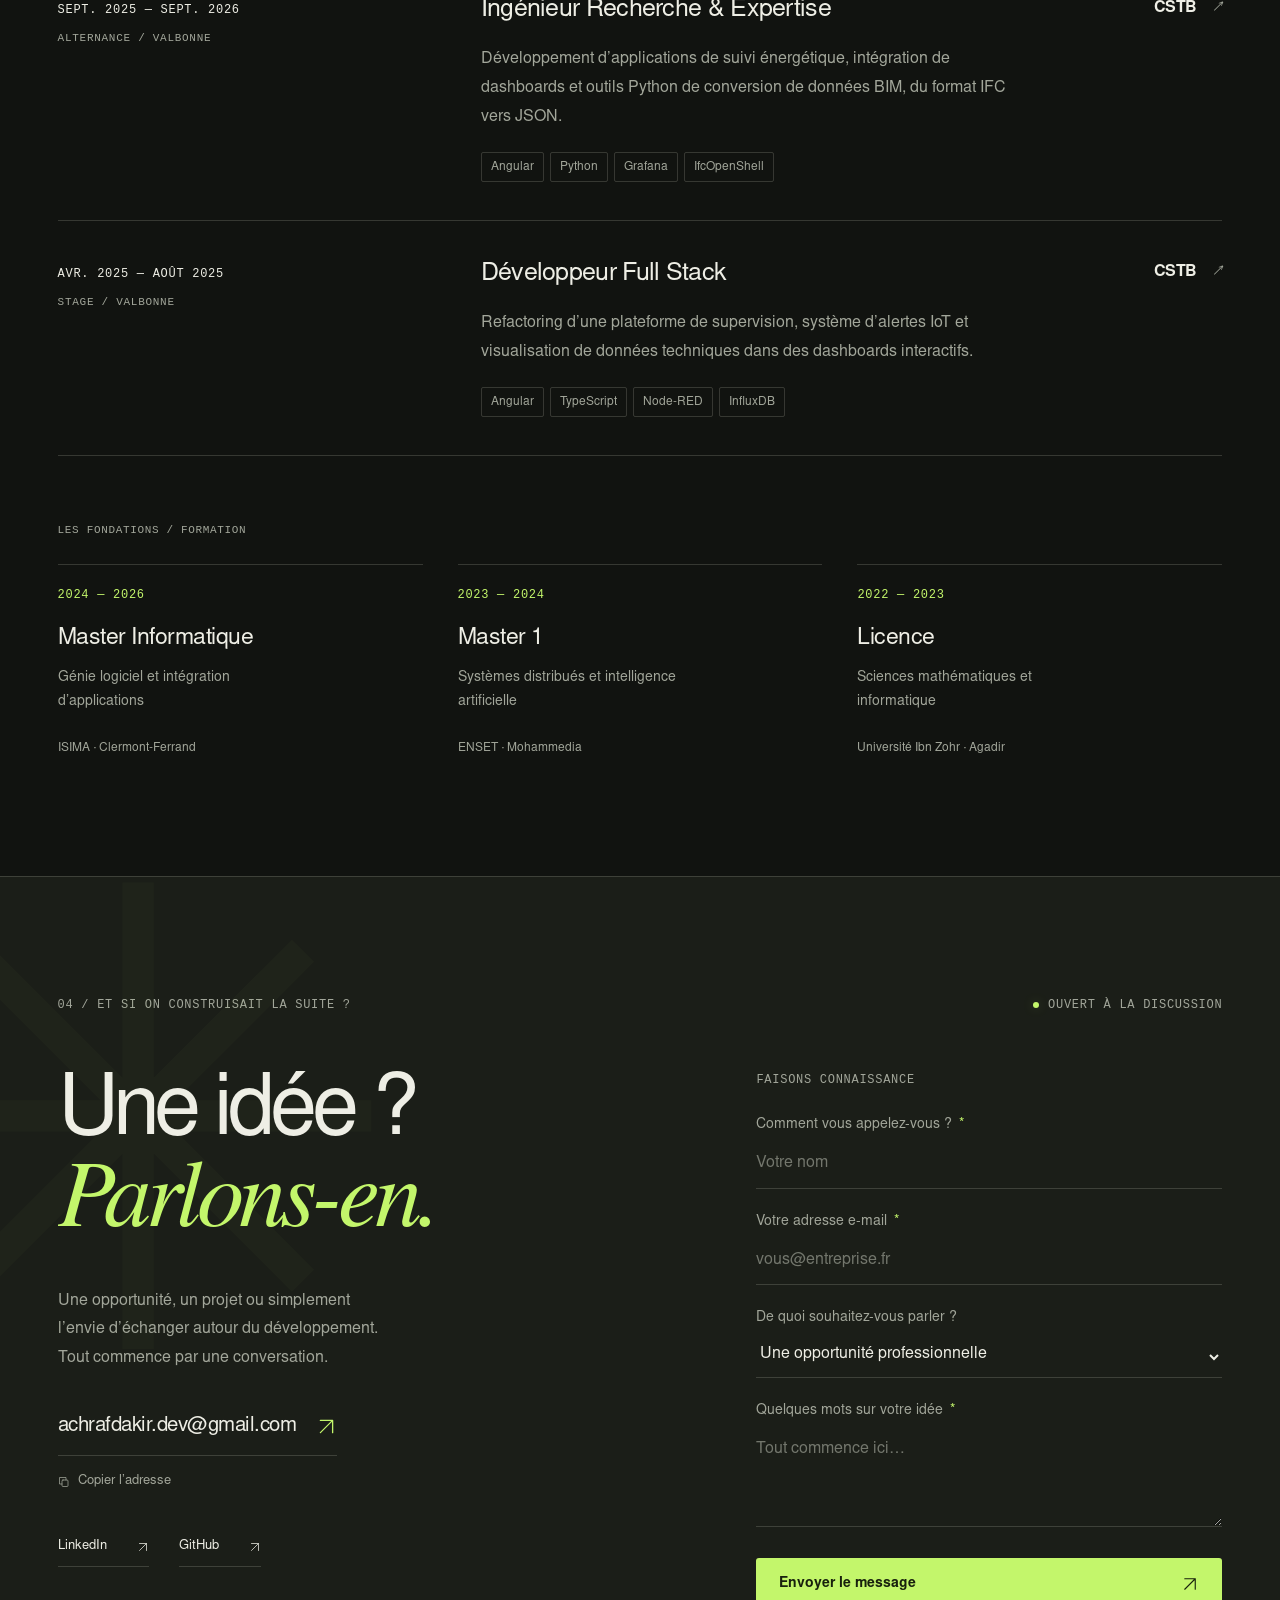
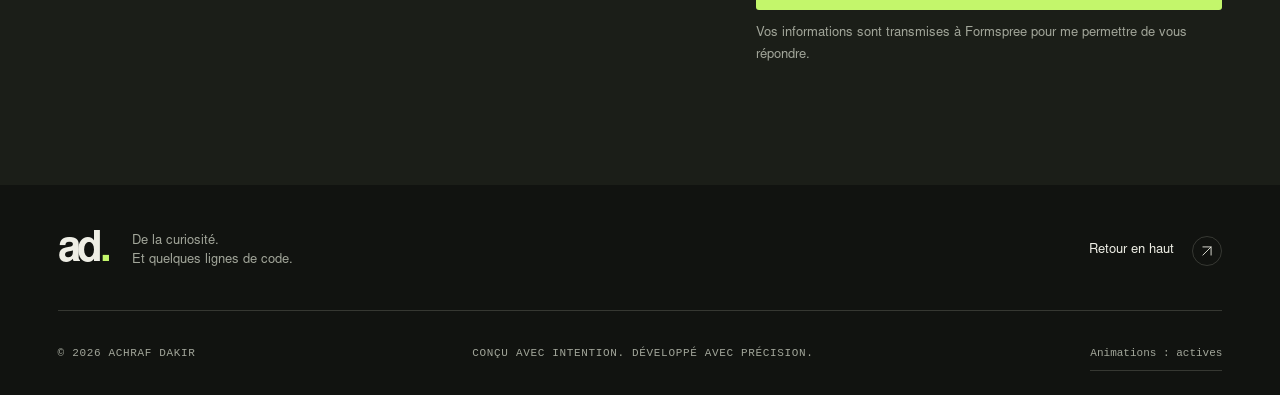
<file: contact.html>
<!doctype html><html lang="fr"><head><meta charset="utf-8"><meta name="viewport" content="width=device-width,initial-scale=1"><meta http-equiv="refresh" content="0;url=index.html#contact"><title>Contact — Achraf Dakir</title><link rel="canonical" href="index.html#contact"></head><body><p><a href="index.html#contact">Contacter Achraf Dakir</a></p><script>location.replace('index.html#contact');</script></body></html>
</file>
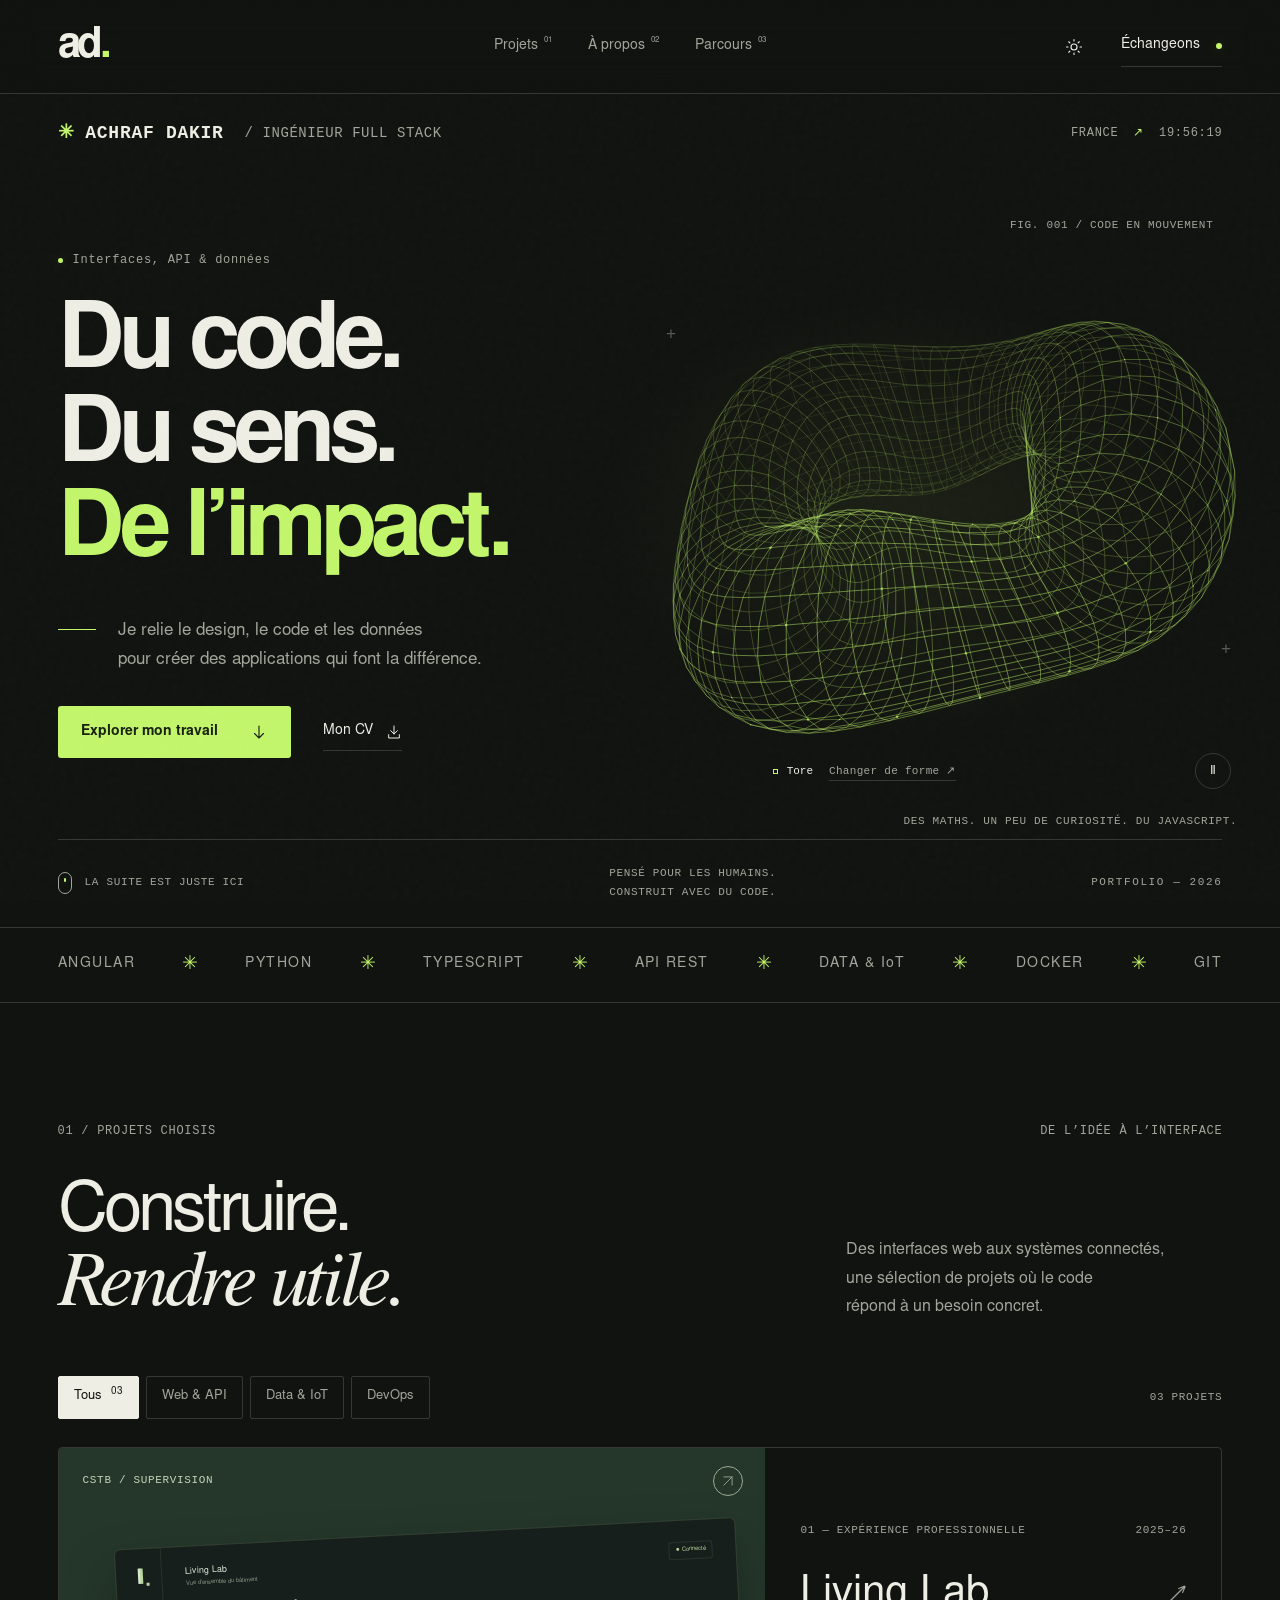
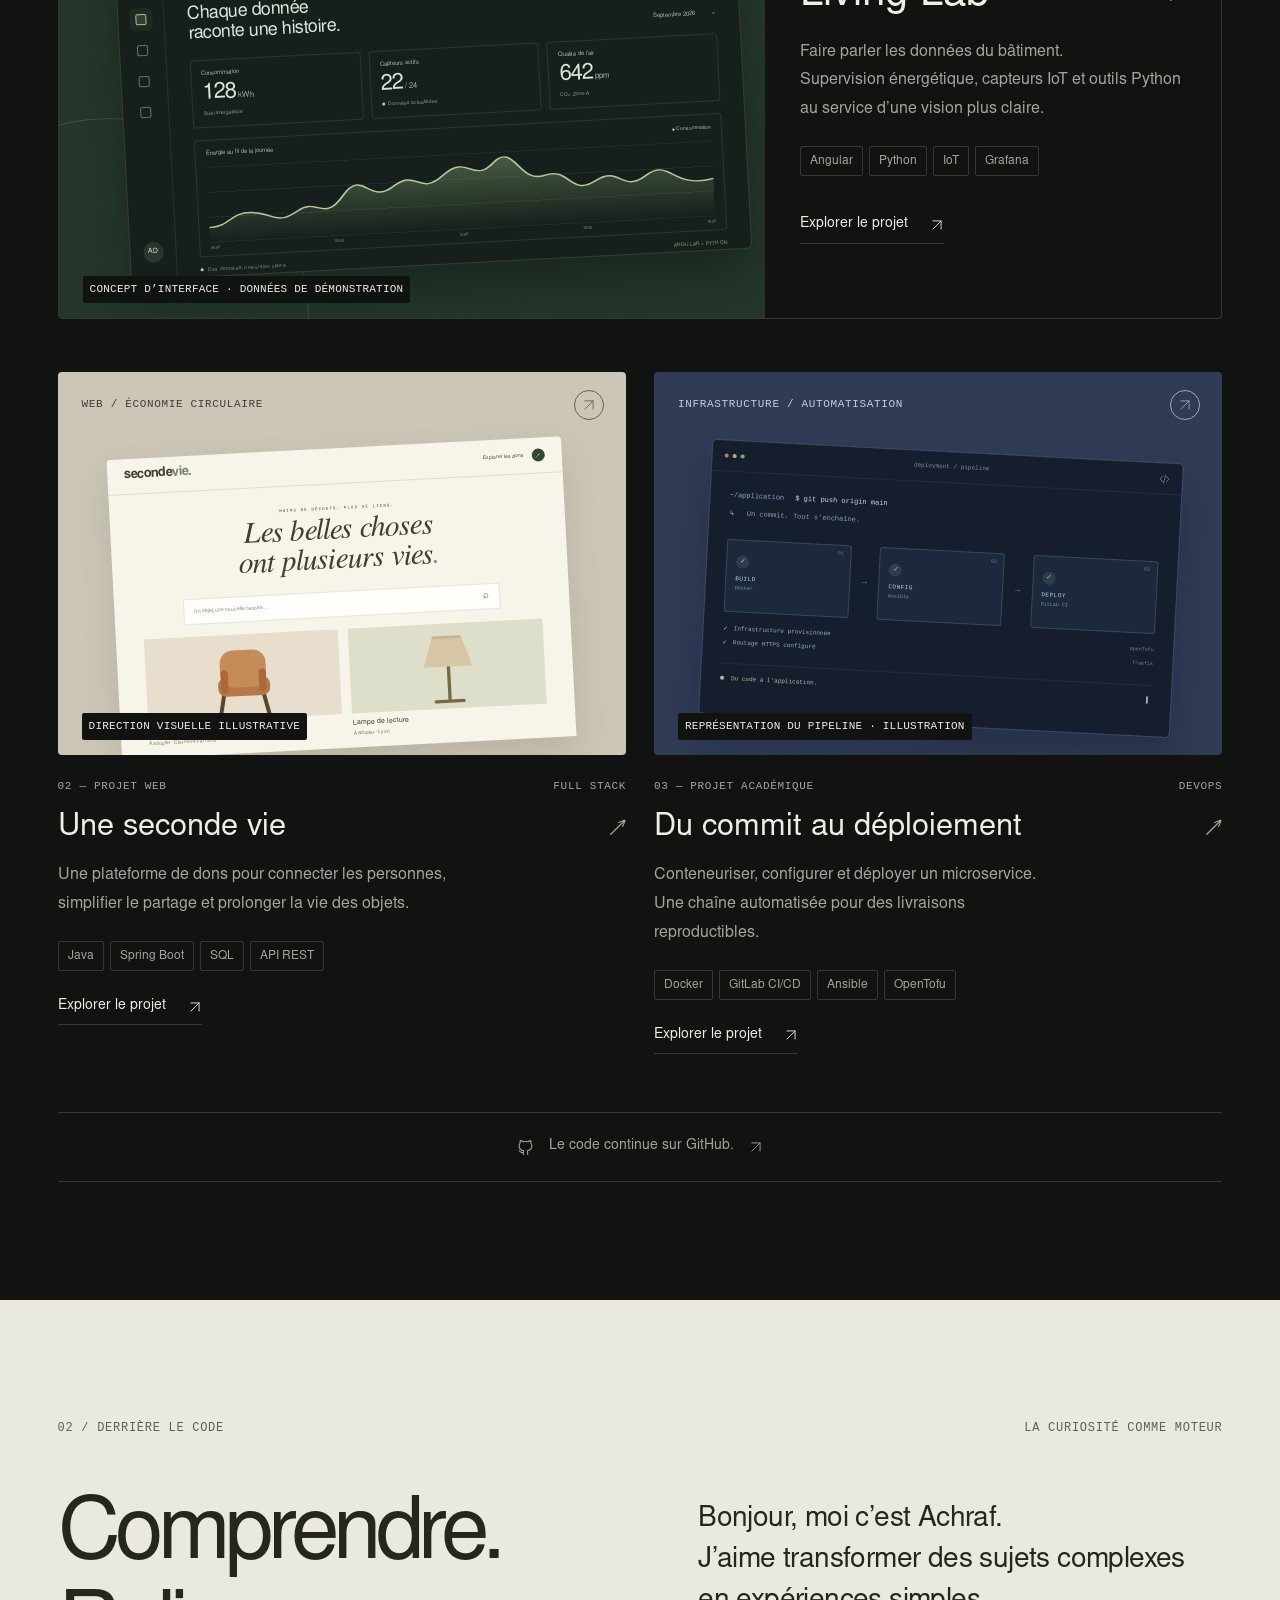
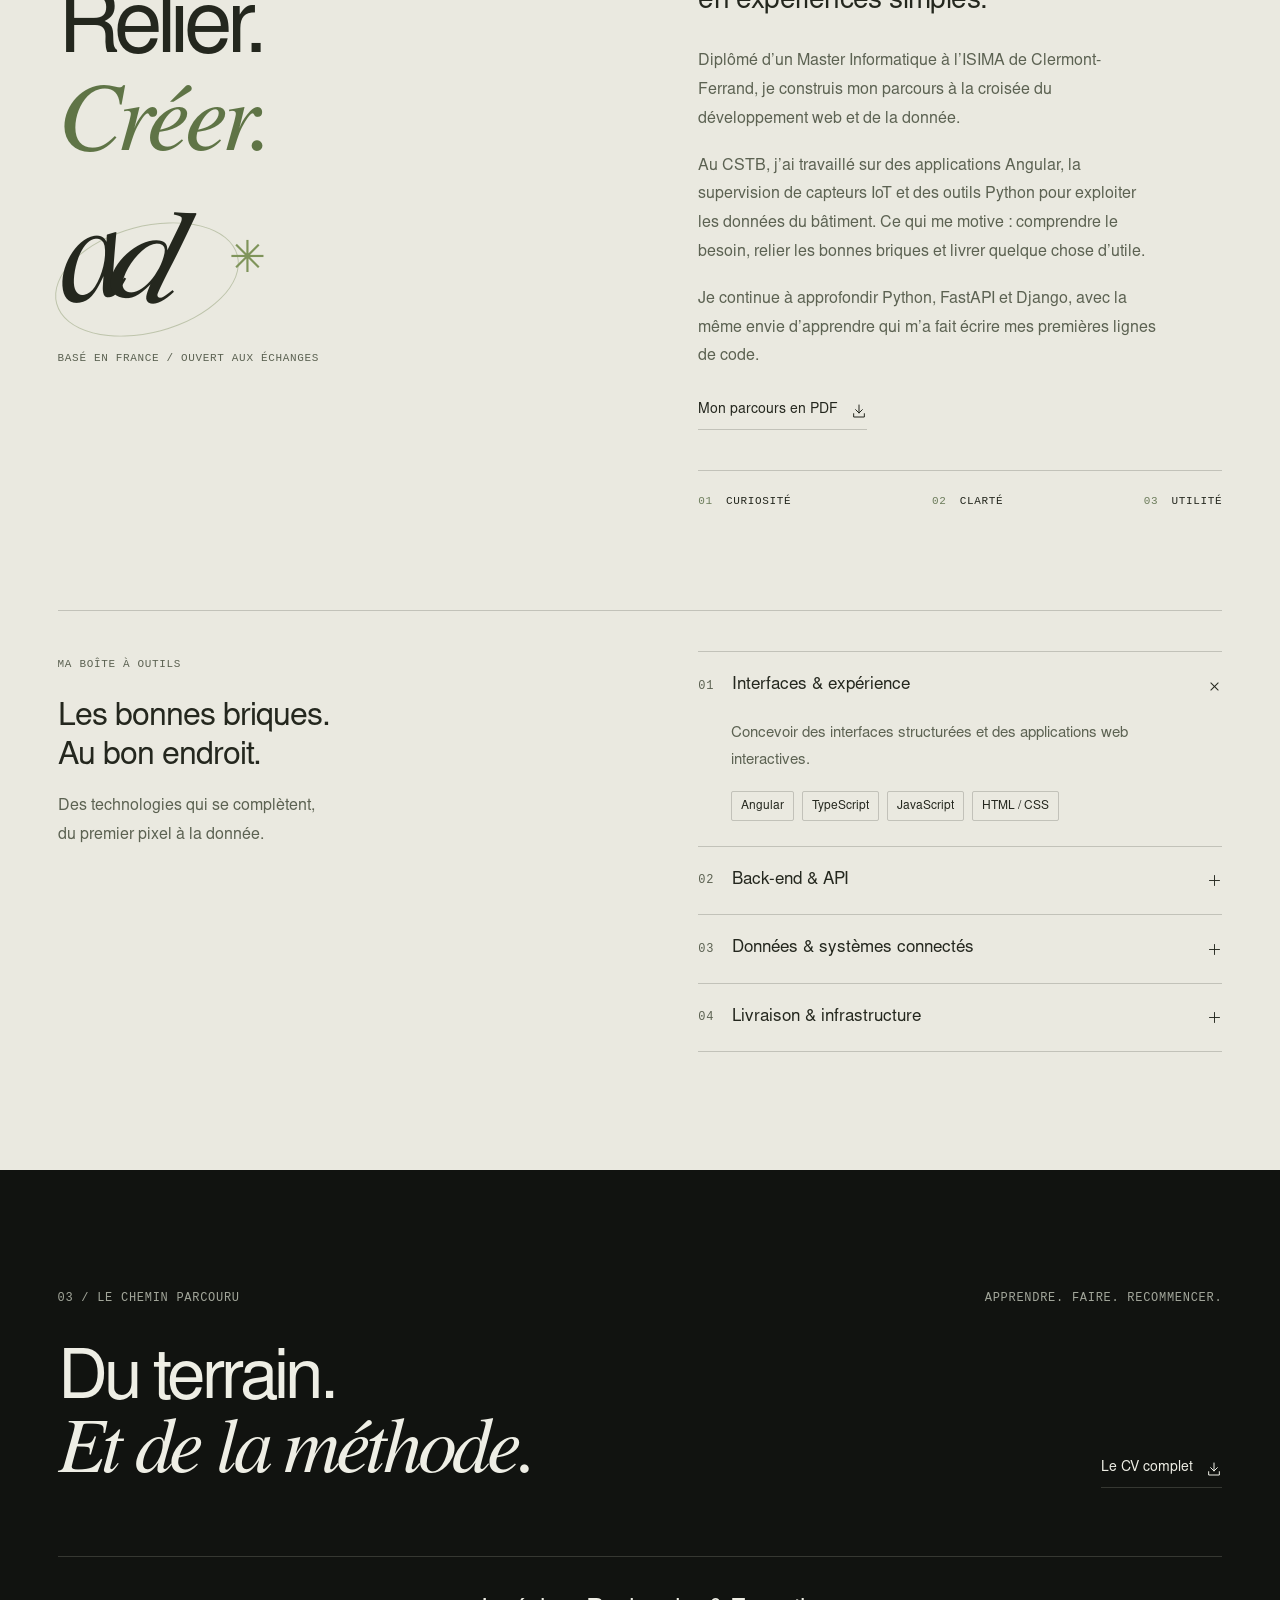
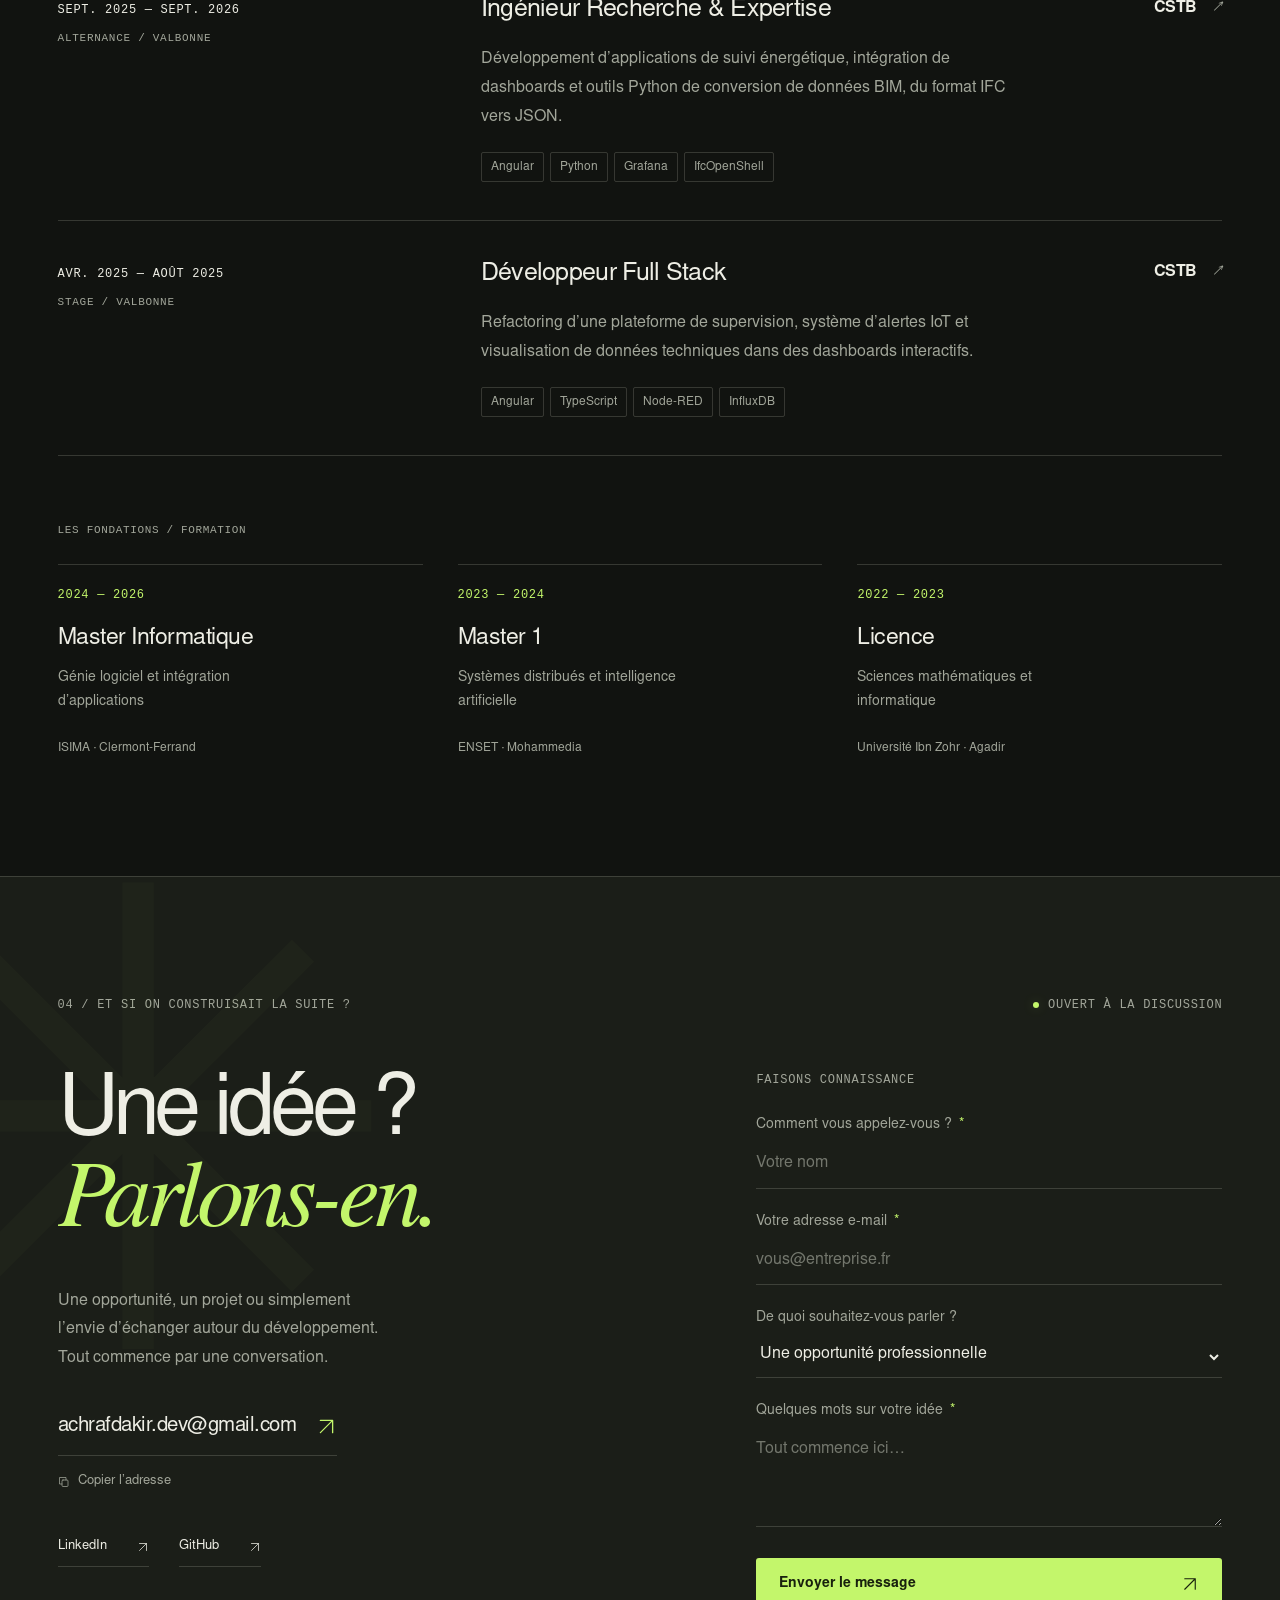
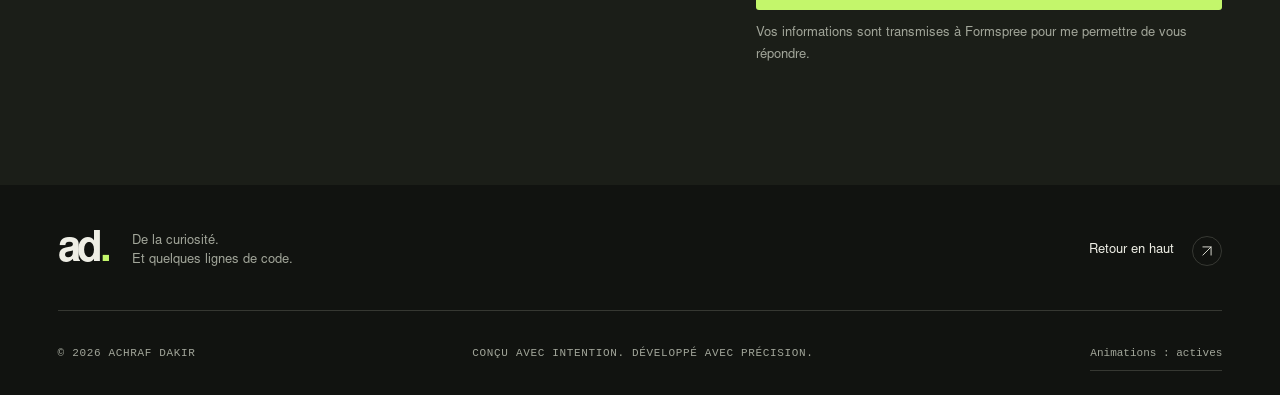
<file: projets.html>
<!doctype html><html lang="fr"><head><meta charset="utf-8"><meta name="viewport" content="width=device-width,initial-scale=1"><meta http-equiv="refresh" content="0;url=index.html#projets"><title>Projets — Achraf Dakir</title><link rel="canonical" href="index.html#projets"></head><body><p><a href="index.html#projets">Découvrir les projets d’Achraf Dakir</a></p><script>location.replace('index.html#projets');</script></body></html>
</file>
<file: css/style.css>
/* Achraf Dakir — Creative portfolio. No framework, no runtime dependencies. */
@font-face {
  font-family:Studio;
  src:url('../assets/studio-sans-regular.woff') format('woff');
  font-weight:400;
  font-style:normal;
  font-display:swap
}

@font-face {
  font-family:Studio;
  src:url('../assets/studio-sans-bold.woff') format('woff');
  font-weight:600 900;
  font-style:normal;
  font-display:swap
}

@font-face {
  font-family:Editorial;
  src:url('../assets/editorial-italic.woff') format('woff');
  font-weight:400;
  font-style:italic;
  font-display:swap
}

/* Design tokens and theme. */
:root {
  --bg:#111310;
  --surface:#1b1e18;
  --text:#eeeee5;
  --muted:#a2a69a;
  --line:rgba(235,238,221,.17);
  --accent:#c3f66b;
  --accent-ink:#18210d;
  --paper:#eae9e0;
  --paper-ink:#24271e;
  --paper-muted:#5c6252;
  --header:rgba(17,19,16,.9);
  --shell:1320px;
  --gutter:clamp(22px,4.5vw,76px);
  --ease:cubic-bezier(.2,.7,.2,1);
  color-scheme:dark
}

html[data-theme=light] {
  --bg:#f0efe7;
  --surface:#e5e5da;
  --text:#20251b;
  --muted:#5e6655;
  --line:rgba(32,37,27,.2);
  --accent:#406a19;
  --accent-ink:#f4f3e9;
  --paper:#dee2d1;
  --paper-ink:#24271e;
  --paper-muted:#505a43;
  --header:rgba(240,239,231,.92);
  color-scheme:light
}

/* Base, typography and shared components. */
*,*::before,*::after {
  box-sizing:border-box
}

html {
  scroll-behavior:smooth;
  scroll-padding-top:100px
}

body {
  margin:0;
  background:var(--bg);
  color:var(--text);
  font-family:Studio,Arial,sans-serif;
  -webkit-font-smoothing:antialiased;
  font-size:16px;
  line-height:1.55;
  transition:background .3s,color .3s
}

body::before {
  content:"";
  position:fixed;
  inset:0;
  pointer-events:none;
  z-index:10;
  opacity:.028;
  background-image:url("data:image/svg+xml,%3Csvg viewBox='0 0 180 180' xmlns='http://www.w3.org/2000/svg'%3E%3Cfilter id='n'%3E%3CfeTurbulence type='fractalNoise' baseFrequency='.8' numOctaves='3' stitchTiles='stitch'/%3E%3C/filter%3E%3Cpath fill='%23fff' filter='url(%23n)' opacity='.7' d='M0 0h180v180H0z'/%3E%3C/svg%3E")
}

::selection {
  background:var(--accent);
  color:var(--accent-ink)
}

h1,h2,h3,h4,p {
  margin:0
}

h1,h2,h3,h4 {
  font-weight:400;
  line-height:1.05
}

button,input,select,textarea {
  font:inherit
}

button,a,input,select,textarea {
  -webkit-tap-highlight-color:transparent
}

button {
  color:inherit;
  cursor:pointer
}

button:disabled {
  cursor:default
}

a {
  color:inherit;
  text-decoration:none
}

button {
  border:0;
  background:none;
  padding:0
}

svg {
  width:24px;
  height:24px;
  fill:none;
  stroke:currentColor;
  stroke-width:1.5;
  stroke-linecap:round;
  stroke-linejoin:round;
  flex-shrink:0
}

img {
  display:block;
  max-width:100%
}

button,a {
  touch-action:manipulation
}

button:focus-visible,a:focus-visible,summary:focus-visible {
  outline:2px solid var(--accent);
  outline-offset:6px
}

input:focus-visible,select:focus-visible,textarea:focus-visible {
  outline:2px solid var(--accent);
  outline-offset:5px
}

input,select,textarea {
  min-width:0
}

button,summary {
  user-select:none
}

[hidden] {
  display:none!important
}

.icon-library {
  position:absolute;
  width:0;
  height:0;
  overflow:hidden
}

.mono {
  font-family:'Courier New',monospace;
  font-size:10px;
  letter-spacing:1px;
  line-height:1.6
}

.serif {
  font-family:Editorial,Georgia,serif;
  font-style:italic;
  font-weight:400;
  letter-spacing:-.055em
}

.accent {
  color:var(--accent)
}

.section-shell {
  width:calc(100% - var(--gutter)*2);
  max-width:var(--shell);
  margin-inline:auto
}

.section-space {
  padding-block:118px
}

.status-dot {
  display:inline-block;
  width:6px;
  height:6px;
  background:var(--accent);
  border-radius:100%;
  flex-shrink:0;
  box-shadow:0 0 12px color-mix(in srgb,var(--accent) 22%,transparent)
}

.skip-link {
  position:fixed;
  left:20px;
  top:16px;
  transform:translateY(-150%);
  z-index:2000;
  background:var(--accent);
  color:var(--accent-ink);
  padding:12px 18px
}

.skip-link:focus {
  transform:none
}

.scroll-progress {
  position:fixed;
  left:0;
  top:0;
  height:2px;
  width:100%;
  transform:scaleX(0);
  transform-origin:left center;
  background:var(--accent);
  z-index:120;
  pointer-events:none
}

/* Header and navigation. */
.site-header {
  height:94px;
  width:100%;
  padding-inline:var(--gutter);
  display:flex;
  align-items:center;
  justify-content:space-between;
  border-bottom:1px solid var(--line);
  position:sticky;
  top:0;
  z-index:100;
  background:var(--header);
  backdrop-filter:blur(18px)
}

.wordmark {
  font-weight:700;
  font-size:42px;
  letter-spacing:-4px;
  line-height:1;
  display:inline-block
}

.wordmark-dot {
  color:var(--accent);
  padding-left:1px
}

.main-nav {
  display:flex;
  gap:36px;
  margin-left:100px
}

.main-nav>a {
  font-size:13px;
  position:relative;
  display:inline-flex;
  align-items:center;
  gap:6px;
  color:var(--muted);
  transition:color .2s
}

.main-nav>a:hover,.main-nav>a.active {
  color:var(--text)
}

.main-nav>a::after {
  content:"";
  position:absolute;
  left:0;
  right:0;
  bottom:-9px;
  height:1px;
  background:var(--accent);
  transform:scaleX(0);
  transform-origin:left;
  transition:transform .3s var(--ease)
}

.main-nav>a.active::after,.main-nav>a:hover::after {
  transform:scaleX(1)
}

.main-nav>a>span {
  font-size:8px;
  align-self:start;
  margin-top:-2px;
  color:var(--muted)
}

.main-nav .mobile-contact {
  display:none
}

.header-actions {
  display:flex;
  align-items:center;
  gap:25px
}

.icon-button {
  width:44px;
  height:44px;
  display:grid;
  place-items:center;
  border:1px solid var(--line);
  border-radius:50%;
  transition:background .2s,transform .3s var(--ease)
}

.icon-button:hover {
  background:var(--surface);
  transform:rotate(8deg)
}

.icon-button svg {
  width:18px;
  height:18px
}

.theme-toggle {
  border:0
}

.header-contact {
  display:flex;
  align-items:center;
  gap:16px;
  font-size:13px;
  border-bottom:1px solid var(--line);
  padding-block:9px
}

.header-contact:hover {
  border-color:var(--accent)
}

.menu-toggle {
  display:none
}

/* Hero and parametric sculpture. */
.hero {
  position:relative
}

.hero-topline {
  display:flex;
  justify-content:space-between;
  align-items:center;
  padding-block:25px;
  color:var(--muted)
}

.hero-topline>span:first-child {
  display:flex;
  align-items:center;
  gap:11px
}

.asterisk {
  color:var(--accent);
  font-size:19px;
  line-height:1
}

.hero-role {
  margin-left:10px
}

.local-time {
  white-space:nowrap
}

.time-separator {
  padding:0 7px;
  color:var(--accent)
}

.hero-content {
  position:relative;
  min-height:666px;
  display:flex;
  align-items:center;
  padding:35px 0 38px
}

.hero-copy {
  position:relative;
  z-index:2;
  width:75%;
  pointer-events:none
}

.hero-copy a {
  pointer-events:auto
}

.hero-eyebrow {
  margin-bottom:30px;
  color:var(--muted);
  display:flex;
  align-items:center;
  gap:10px
}

.hero-eyebrow .status-dot {
  width:5px;
  height:5px
}

.hero h1 {
  font-size:clamp(80px,9.5vw,148px);
  font-weight:600;
  letter-spacing:-.078em;
  line-height:.94;
  max-width:1000px
}

.hero h1>span {
  display:block;
  white-space:nowrap
}

.title-period {
  padding-left:2px
}

.hero-intro {
  display:flex;
  gap:22px;
  align-items:flex-start;
  margin-top:35px
}

.intro-line {
  width:38px;
  height:1px;
  flex-shrink:0;
  background:var(--accent);
  margin-top:12px
}

.hero-intro p {
  font-size:15px;
  line-height:1.65;
  color:var(--muted)
}

.hero-ctas {
  display:flex;
  align-items:center;
  gap:32px;
  margin-top:30px
}

.button {
  min-height:54px;
  padding:16px 22px;
  display:inline-flex;
  align-items:center;
  justify-content:space-between;
  gap:32px;
  font-size:12px;
  font-weight:600;
  line-height:1.3;
  border:1px solid transparent;
  border-radius:3px;
  transition:background .25s,transform .3s var(--ease),box-shadow .3s
}

.button svg {
  width:18px;
  height:18px;
  transition:transform .3s var(--ease)
}

.button-primary {
  background:var(--accent);
  color:var(--accent-ink)
}

.button-primary:hover {
  box-shadow:0 4px 30px color-mix(in srgb,var(--accent) 13%,transparent);
  transform:translateY(-2px)
}

.button-primary:hover svg {
  transform:translate(2px,-2px)
}

.hero-ctas .button:hover svg {
  transform:translateY(3px)
}

.text-link {
  display:inline-flex;
  align-items:center;
  gap:13px;
  border-bottom:1px solid var(--line);
  font-size:12px;
  padding:8px 0;
  line-height:1.4;
  transition:border-color .2s
}

.text-link:hover {
  border-color:var(--accent)
}

.text-link svg {
  width:16px;
  height:16px
}

.hero-art {
  position:absolute;
  width:57%;
  height:620px;
  right:-15px;
  top:25px;
  isolation:isolate
}

.hero-art::before {
  content:"";
  position:absolute;
  inset:10% -3% 7%;
  background:radial-gradient(ellipse at center,color-mix(in srgb,var(--accent) 6%,transparent),transparent 65%);
  z-index:-1
}

.hero-art canvas {
  display:block;
  width:100%;
  height:100%;
  position:relative;
  z-index:1;
  touch-action:pan-y;
  cursor:grab
}

.hero-art canvas:active {
  cursor:grabbing
}

.art-coordinate {
  position:absolute;
  right:24px;
  top:18px;
  color:var(--muted);
  font-size:8px;
  letter-spacing:1.4px
}

.art-cross {
  position:absolute;
  color:var(--muted);
  font-size:17px;
  opacity:.5
}

.cross-one {
  left:14%;
  top:20%
}

.cross-two {
  right:1%;
  bottom:25%
}

.art-controls {
  position:absolute;
  left:30%;
  right:1%;
  bottom:4%;
  display:flex;
  align-items:center;
  justify-content:space-between;
  z-index:5
}

.art-button {
  display:flex;
  align-items:center;
  gap:9px;
  font-family:'Courier New',monospace;
  font-size:9px;
  color:var(--text);
  padding:12px 0
}

.tiny-square {
  display:inline-block;
  width:5px;
  height:5px;
  border:1px solid var(--accent)
}

.shape-next {
  font-size:8px;
  letter-spacing:.3px;
  color:var(--muted);
  margin-left:10px;
  border-bottom:1px solid var(--line)
}

.art-button:hover .shape-next {
  color:var(--text)
}

.motion-toggle {
  border:1px solid var(--line);
  width:32px;
  height:32px;
  display:grid;
  place-items:center;
  border-radius:50%;
  font-size:12px;
  transition:border-color .2s
}

.motion-toggle:hover {
  border-color:var(--accent)
}

.art-caption {
  position:absolute;
  right:50px;
  bottom:-2%;
  color:var(--muted);
  font-size:7px;
  letter-spacing:.9px
}

.art-fallback {
  display:none;
  position:absolute;
  inset:15% 8% 20%;
  align-items:center;
  justify-content:center;
  transform:rotate(-25deg)
}

.art-fallback span {
  width:70%;
  height:80%;
  border:2px solid var(--accent);
  border-radius:50%;
  position:absolute;
  opacity:.7
}

.art-fallback span:nth-child(2) {
  transform:rotate(60deg)
}

.art-fallback span:nth-child(3) {
  transform:rotate(120deg)
}

.canvas-unavailable .art-fallback {
  display:flex
}

.hero-bottom {
  border-top:1px solid var(--line);
  display:flex;
  align-items:center;
  justify-content:space-between;
  padding:24px 0 26px;
  color:var(--muted);
  font-size:8px
}

.scroll-invitation {
  display:flex;
  gap:13px;
  align-items:center
}

.scroll-invitation:hover {
  color:var(--text)
}

.scroll-pill {
  width:14px;
  height:22px;
  border:1px solid var(--muted);
  border-radius:9px;
  position:relative
}

.scroll-pill span {
  position:absolute;
  width:2px;
  height:4px;
  left:5px;
  top:5px;
  background:var(--accent);
  border-radius:2px;
  animation:scroll-hint 2s ease infinite
}

.hero-bottom-note {
  margin-left:50px
}

.hero-edition {
  letter-spacing:1.6px
}

.stack-ribbon {
  border-top:1px solid var(--line);
  border-bottom:1px solid var(--line);
  overflow:hidden;
  padding:22px var(--gutter)
}

.stack-ribbon>div {
  max-width:var(--shell);
  margin:auto;
  display:flex;
  align-items:center;
  justify-content:space-between;
  gap:35px;
  white-space:nowrap
}

.stack-ribbon span {
  font-size:14px;
  letter-spacing:1.5px;
  color:var(--muted)
}

.stack-ribbon i {
  font-style:normal;
  color:var(--accent);
  font-size:19px
}

/* Selected projects and interface illustrations. */
.section-label {
  display:flex;
  justify-content:space-between;
  gap:24px;
  color:var(--muted);
  font-size:9px
}

.section-heading {
  display:flex;
  justify-content:space-between;
  gap:40px;
  align-items:flex-end;
  margin:37px 0 48px
}

.section-heading h2 {
  font-size:clamp(50px,6.1vw,92px);
  letter-spacing:-.055em;
  line-height:1.02
}

.section-heading h2 .serif {
  font-size:1.13em;
  line-height:.94
}

.section-heading>p {
  font-size:13px;
  line-height:1.7;
  color:var(--muted);
  margin-bottom:6px;
  margin-right:5%
}

.project-toolbar {
  display:flex;
  align-items:center;
  justify-content:space-between;
  margin-bottom:28px;
  gap:20px
}

.project-filters {
  display:flex;
  gap:7px;
  flex-wrap:wrap
}

.filter {
  font-size:11px;
  padding:9px 15px;
  border:1px solid var(--line);
  border-radius:2px;
  color:var(--muted);
  transition:color .2s,background .2s,border-color .2s;
  min-height:39px
}

.filter:hover {
  border-color:var(--text);
  color:var(--text)
}

.filter.active {
  background:var(--text);
  color:var(--bg);
  border-color:var(--text)
}

.filter sup {
  font-size:7px;
  margin-left:5px;
  line-height:1
}

.project-count {
  font-size:8px;
  color:var(--muted);
  white-space:nowrap
}

.projects-grid {
  display:grid;
  grid-template-columns:1fr 1fr;
  gap:53px 28px
}

.project-card {
  min-width:0
}

.project-featured {
  grid-column:1/-1;
  display:grid;
  grid-template-columns:1.55fr 1fr;
  border:1px solid var(--line);
  border-radius:4px;
  overflow:hidden
}

.project-visual {
  width:100%;
  height:383px;
  position:relative;
  display:block;
  overflow:hidden;
  border-radius:4px;
  text-align:left;
  isolation:isolate;
  transition:filter .4s var(--ease)
}

.project-visual:hover {
  filter:brightness(1.04)
}

.project-visual:focus-visible {
  outline-offset:3px;
  z-index:2
}

.project-featured .project-visual {
  height:470px;
  border-radius:0
}

.visual-topline {
  display:flex;
  align-items:center;
  justify-content:space-between;
  position:absolute;
  left:24px;
  right:22px;
  top:18px;
  z-index:3;
  font-size:8px;
  letter-spacing:.8px
}

.visual-open {
  width:30px;
  height:30px;
  border:1px solid currentColor;
  border-radius:50%;
  display:grid;
  place-items:center;
  opacity:.75;
  transition:transform .4s var(--ease),background .3s
}

.visual-open svg {
  width:14px;
  height:14px
}

.project-visual:hover .visual-open {
  transform:rotate(45deg)
}

.visual-caption {
  position:absolute;
  bottom:15px;
  left:24px;
  font-size:7px;
  letter-spacing:.5px;
  opacity:.7
}

.lab-visual {
  background:#25372b;
  color:#c5d4b7
}

.lab-visual::before {
  content:"";
  position:absolute;
  width:400px;
  height:400px;
  border:1px solid #a6c98b33;
  border-radius:100%;
  left:-150px;
  bottom:-200px
}

.dashboard-window {
  position:absolute;
  display:flex;
  width:88%;
  height:332px;
  left:9%;
  top:85px;
  background:#171f1c;
  color:#dbe6d8;
  box-shadow:0 26px 45px #101a1480;
  transform:rotate(-3deg);
  border:1px solid #667c5955;
  border-radius:6px;
  overflow:hidden;
  transition:transform .7s var(--ease)
}

.project-visual:hover .dashboard-window {
  transform:rotate(-1deg) translateY(-6px)
}

.dashboard-sidebar {
  width:46px;
  flex-shrink:0;
  border-right:1px solid #a6c98b1e;
  padding:20px 11px;
  display:flex;
  align-items:center;
  flex-direction:column;
  gap:20px;
  position:relative
}

.dash-logo {
  font-size:21px;
  letter-spacing:-4px;
  font-weight:700;
  line-height:1;
  position:relative;
  margin-bottom:4px
}

.dash-logo span {
  color:#b9d89e
}

.dash-logo i {
  width:3px;
  height:3px;
  background:#b9d89e;
  position:absolute;
  right:-8px;
  bottom:4px
}

.sidebar-square {
  width:11px;
  height:11px;
  border:1px solid #697561;
  border-radius:2px
}

.sidebar-square.active {
  border-color:#a2c58d;
  box-shadow:0 0 0 6px #a2c58d11;
  background:#a2c58d30
}

.sidebar-bottom {
  position:absolute;
  bottom:16px;
  font-size:7px;
  background:#a2c58d22;
  padding:5px;
  border-radius:50%
}

.dashboard-main {
  padding:18px 23px 10px;
  flex:1;
  min-width:0
}

.dash-header {
  display:flex;
  justify-content:space-between;
  font-size:9px;
  align-items:center
}

.dash-header-sub {
  display:block;
  color:#82917f;
  font-size:6px;
  margin-top:1px
}

.dash-online {
  font-size:6px;
  color:#b4cf98;
  border:1px solid #95b27e22;
  padding:3px 6px;
  border-radius:3px
}

.dash-title {
  display:flex;
  justify-content:space-between;
  align-items:flex-end;
  margin-top:17px;
  gap:15px
}

.dash-title>strong {
  font-size:18px;
  line-height:1.1;
  font-weight:400;
  letter-spacing:-.5px
}

.dash-date {
  font-size:6px;
  color:#a0b09b;
  white-space:nowrap
}

.dash-date>span {
  margin-left:14px
}

.dash-stats {
  display:grid;
  grid-template-columns:1fr 1fr 1fr;
  gap:8px;
  margin:15px 0 12px
}

.dash-stats>div {
  border:1px solid #a6c98b22;
  border-radius:3px;
  padding:9px 10px
}

.dash-stats>div>span {
  font-size:6px;
  color:#a0b09b;
  display:block
}

.dash-stats strong {
  font-size:22px;
  display:block;
  font-weight:400;
  line-height:1.4;
  letter-spacing:-.8px
}

.dash-stats strong>span {
  font-size:8px;
  letter-spacing:0;
  color:#9caa94
}

.dash-stats small {
  font-size:5px;
  color:#8d9f82;
  display:block
}

.dash-stats small i {
  width:3px;
  height:3px;
  display:inline-block;
  background:#b7d295;
  border-radius:100%;
  margin-right:2px
}

.dash-chart {
  border:1px solid #a6c98b22;
  border-radius:3px;
  padding:9px 10px 5px
}

.dash-chart>div:first-child {
  display:flex;
  justify-content:space-between;
  font-size:6px;
  color:#a0b09b
}

.chart-legend {
  font-size:5px;
  color:#adc99d
}

.chart-area {
  height:76px;
  position:relative;
  margin-top:8px
}

.chart-area>svg {
  width:100%;
  height:100%;
  position:absolute;
  inset:0;
  stroke:none
}

.chart-grid {
  position:absolute;
  inset:0;
  background:repeating-linear-gradient(to bottom,#a6c98b15 0 1px,transparent 1px 25px)
}

.chart-times {
  display:flex;
  justify-content:space-between;
  font-size:4px;
  color:#7e8e75;
  margin-top:2px
}

.dash-footer {
  display:flex;
  justify-content:space-between;
  font-size:5px;
  letter-spacing:.2px;
  margin-top:9px;
  color:#819676
}

.dash-footer i {
  width:3px;
  height:3px;
  border-radius:100%;
  display:inline-block;
  background:#b7d295;
  margin-right:3px
}

.project-info {
  padding:23px 0 0
}

.project-featured .project-info {
  padding:48px 35px;
  display:flex;
  flex-direction:column;
  justify-content:center
}

.project-meta {
  display:flex;
  align-items:center;
  justify-content:space-between;
  color:var(--muted);
  font-size:8px;
  letter-spacing:.5px;
  gap:20px
}

.project-featured .project-meta {
  margin-bottom:32px
}

.project-info h3 {
  font-size:28px;
  letter-spacing:-.8px;
  margin:15px 0 14px
}

.project-info h3>button {
  text-align:left;
  width:100%;
  display:flex;
  justify-content:space-between;
  align-items:center;
  gap:12px
}

.project-heading-arrow {
  font-size:22px;
  color:var(--muted);
  transition:transform .3s,color .3s
}

.project-info h3>button:hover .project-heading-arrow {
  transform:translate(2px,-2px);
  color:var(--accent)
}

.project-featured .project-info h3 {
  font-size:44px;
  letter-spacing:-1.8px;
  margin:0 0 18px
}

.project-info p {
  font-size:13px;
  line-height:1.7;
  color:var(--muted);
  max-width:410px
}

.project-tags {
  display:flex;
  flex-wrap:wrap;
  gap:6px;
  margin-top:22px
}

.project-tags>span {
  font-size:9px;
  line-height:1.3;
  border:1px solid var(--line);
  border-radius:2px;
  padding:5px 8px;
  color:var(--muted)
}

.case-link {
  display:inline-flex;
  align-items:center;
  justify-content:space-between;
  gap:22px;
  font-size:11px;
  margin-top:25px;
  padding-bottom:7px;
  border-bottom:1px solid var(--line);
  align-self:start;
  transition:border-color .2s
}

.case-link svg {
  width:14px;
  height:14px
}

.case-link:hover {
  border-color:var(--accent)
}

.project-featured .case-link {
  margin-top:38px
}

.donation-visual {
  background:#ccc6b7;
  color:#413e33
}

.donation-window {
  background:#f7f4e9;
  width:80%;
  height:300px;
  position:absolute;
  top:76px;
  left:10%;
  border-radius:4px 4px 0 0;
  box-shadow:0 16px 36px #554a3628;
  transform:rotate(-3deg);
  transition:transform .7s var(--ease);
  overflow:hidden
}

.project-visual:hover .donation-window {
  transform:rotate(0) translateY(-4px)
}

.donation-nav {
  height:36px;
  display:flex;
  align-items:center;
  justify-content:space-between;
  padding:0 17px;
  border-bottom:1px solid #52482e22
}

.donation-nav>strong {
  font-size:13px;
  letter-spacing:-.6px
}

.donation-nav>strong>span {
  color:#778366
}

.donation-nav>span {
  font-size:5px
}

.donation-nav i {
  font-style:normal;
  display:inline-grid;
  place-items:center;
  background:#35482c;
  color:#f6f4e9;
  width:13px;
  height:13px;
  margin-left:7px;
  border-radius:50%
}

.donation-hero {
  text-align:center;
  padding:21px 10px 12px
}

.donation-hero>span {
  font-family:'Courier New',monospace;
  font-size:4px;
  letter-spacing:1.2px;
  display:block;
  margin-bottom:7px
}

.donation-hero>strong {
  font-family:Editorial,Georgia,serif;
  font-style:italic;
  font-weight:400;
  font-size:30px;
  line-height:1;
  letter-spacing:-.8px;
  display:block
}

.donation-hero>strong>span {
  color:#8b956c
}

.donation-search {
  width:73%;
  margin:13px auto 0;
  padding:8px 10px;
  background:#fffefa;
  border:1px solid #52482e22;
  text-align:left;
  display:flex;
  justify-content:space-between;
  font-size:5px;
  color:#888472;
  border-radius:2px
}

.donation-search>span {
  color:#465b38;
  font-size:10px;
  line-height:.7
}

.donation-items {
  display:grid;
  grid-template-columns:1fr 1fr;
  gap:10px;
  padding:0 28px
}

.donation-items>div>strong {
  font-size:7px;
  display:block;
  margin-top:5px;
  font-weight:400
}

.donation-items>div>span {
  font-size:5px;
  color:#85806d;
  display:block
}

.object-art {
  height:85px;
  background:#e7decd;
  display:grid;
  place-items:center;
  overflow:hidden
}

.object-art svg {
  height:90px;
  width:100px;
  stroke:none
}

.object-art.lamp {
  background:#dedfca
}

.deploy-visual {
  background:#303b56;
  color:#c3ccdd
}

.pipeline-window {
  width:83%;
  height:275px;
  background:#161d2c;
  border:1px solid #a4b6da44;
  border-radius:5px;
  position:absolute;
  left:9%;
  top:79px;
  transform:rotate(3deg);
  box-shadow:0 24px 35px #111b3250;
  transition:transform .7s var(--ease);
  overflow:hidden
}

.project-visual:hover .pipeline-window {
  transform:rotate(0) translateY(-5px)
}

.terminal-bar {
  height:31px;
  border-bottom:1px solid #9eafd51a;
  display:flex;
  justify-content:space-between;
  align-items:center;
  padding:0 12px;
  font-family:'Courier New',monospace;
  font-size:6px;
  color:#7a8ba8
}

.terminal-bar>span:first-child {
  display:flex;
  gap:4px
}

.terminal-bar i {
  width:4px;
  height:4px;
  border-radius:50%;
  background:#58667e
}

.terminal-bar i:first-child {
  background:#b47e76
}

.terminal-bar i:nth-child(2) {
  background:#bbad77
}

.terminal-bar i:nth-child(3) {
  background:#82a48a
}

.terminal-bar>svg {
  width:11px;
  height:11px
}

.terminal-content {
  padding:18px 19px;
  font-family:'Courier New',monospace;
  font-size:7px;
  line-height:1.6
}

.terminal-prompt {
  color:#d4dcf0
}

.terminal-prompt>span {
  color:#8da9da;
  margin-right:7px
}

.terminal-log {
  font-size:7px;
  color:#8f9eba;
  margin-top:7px
}

.terminal-log>span {
  color:#8fbc9a;
  margin-right:8px
}

.pipeline-flow {
  display:flex;
  align-items:center;
  justify-content:space-between;
  margin-top:20px;
  gap:8px
}

.pipeline-flow>div {
  width:29%;
  height:73px;
  border:1px solid #829cbc44;
  background:#1c293c;
  border-radius:3px;
  position:relative;
  padding:15px 9px 8px
}

.pipeline-flow>div>span {
  position:absolute;
  right:7px;
  top:4px;
  color:#60799a;
  font-size:5px
}

.pipeline-flow i {
  width:13px;
  height:13px;
  border-radius:50%;
  background:#9cc6a120;
  color:#a2c5a6;
  display:grid;
  place-items:center;
  font-style:normal;
  font-size:7px
}

.pipeline-flow strong {
  display:block;
  font-size:6px;
  letter-spacing:.5px;
  margin-top:6px;
  font-weight:400
}

.pipeline-flow small {
  display:block;
  font-size:5px;
  color:#7c91b2
}

.pipeline-flow>b {
  font-size:9px;
  color:#7186a8;
  font-weight:400
}

.terminal-line {
  display:flex;
  gap:6px;
  font-size:6px;
  margin-top:12px;
  color:#9aabc4
}

.terminal-line+.terminal-line {
  margin-top:4px
}

.terminal-line>span {
  color:#a2c5a6
}

.terminal-line>small {
  font-size:5px;
  color:#7186a8;
  margin-left:auto
}

.terminal-result {
  display:flex;
  align-items:center;
  gap:7px;
  border-top:1px solid #9eafd51a;
  margin-top:15px;
  padding-top:10px;
  font-size:6px;
  color:#9bc6a2
}

.terminal-result>.status-dot {
  width:4px;
  height:4px;
  background:#9bc6a2
}

.terminal-cursor {
  animation:blink 1.2s step-end infinite;
  margin-left:auto
}

.github-note {
  display:flex;
  align-items:center;
  justify-content:center;
  gap:15px;
  font-size:12px;
  color:var(--muted);
  border-block:1px solid var(--line);
  padding:23px;
  margin-top:58px
}

.github-note>svg {
  width:17px;
  height:17px
}

.github-note>svg:last-child {
  width:14px;
  height:14px;
  transition:transform .25s
}

.github-note:hover {
  color:var(--text)
}

.github-note:hover>svg:last-child {
  transform:translate(3px,-3px)
}

/* Biography and skills. */
.about-section {
  background:var(--paper);
  color:var(--paper-ink);
  --line:rgba(36,39,30,.2);
  --muted:var(--paper-muted);
  --accent:#47642a
}

.about-section .section-label {
  color:var(--paper-muted)
}

.about-grid {
  display:grid;
  grid-template-columns:1fr 1fr;
  gap:10%;
  margin-top:54px
}

.about-heading h2 {
  font-size:clamp(55px,7vw,104px);
  letter-spacing:-.062em;
  line-height:1.01
}

.about-heading h2>.serif {
  color:#5f7446;
  font-size:1.12em
}

.signature-mark {
  display:flex;
  margin:28px 0 15px;
  height:120px;
  align-items:center;
  gap:0;
  position:relative;
  isolation:isolate;
  width:220px
}

.signature-mark>span {
  font-family:Editorial,Georgia,serif;
  font-style:italic;
  font-size:140px;
  line-height:1;
  letter-spacing:-24px;
  transform:rotate(-10deg);
  position:relative
}

.signature-mark>span:nth-child(2) {
  transform:rotate(11deg) translateY(-2px);
  margin-left:6px
}

.signature-mark>i {
  font-size:44px;
  color:#7f945a;
  position:absolute;
  right:12px;
  top:14px;
  font-style:normal
}

.signature-mark::before {
  content:"";
  position:absolute;
  width:188px;
  height:107px;
  border:1px solid #677d4355;
  border-radius:50%;
  transform:rotate(-15deg);
  left:-5px;
  top:12px;
  z-index:-1
}

.about-location {
  font-size:8px;
  color:var(--paper-muted);
  letter-spacing:.5px
}

.about-copy {
  padding-top:8px
}

.about-lead {
  font-size:27px;
  line-height:1.3;
  letter-spacing:-.6px;
  margin-bottom:25px
}

.about-copy>p:not(.about-lead) {
  font-size:14px;
  line-height:1.85;
  color:var(--paper-muted);
  margin-top:18px;
  max-width:460px
}

.about-cv {
  margin-top:22px
}

.about-principles {
  display:flex;
  justify-content:space-between;
  gap:10px;
  margin-top:40px;
  border-top:1px solid var(--line);
  padding-top:21px;
  font-size:8px
}

.about-principles i {
  font-style:normal;
  color:#6d7d5c;
  margin-right:6px
}

.skills-section {
  display:grid;
  grid-template-columns:1fr 1fr;
  gap:10%;
  margin-top:100px;
  padding-top:40px;
  border-top:1px solid var(--line)
}

.skills-intro>.mono {
  color:var(--paper-muted);
  font-size:8px
}

.skills-intro h3 {
  font-size:32px;
  letter-spacing:-1px;
  line-height:1.2;
  margin:23px 0 16px
}

.skills-intro>p {
  color:var(--paper-muted);
  font-size:13px;
  line-height:1.7
}

.skill-accordions details {
  border-bottom:1px solid var(--line)
}

.skill-accordions details:first-child {
  border-top:1px solid var(--line)
}

.skill-accordions summary {
  list-style:none;
  display:flex;
  align-items:center;
  gap:18px;
  font-size:15px;
  cursor:pointer;
  padding:21px 0;
  line-height:1.3
}

.skill-accordions summary::-webkit-details-marker {
  display:none
}

.skill-index {
  font-size:8px;
  color:var(--paper-muted)
}

.skill-accordions summary>svg {
  margin-left:auto;
  width:15px;
  height:15px;
  transition:transform .25s var(--ease)
}

.skill-accordions details[open] summary>svg {
  transform:rotate(45deg)
}

.skill-content {
  padding:0 24px 25px 33px
}

.skill-content p {
  font-size:12px;
  color:var(--paper-muted);
  line-height:1.7;
  margin-bottom:17px
}

.skill-content>div {
  display:flex;
  flex-wrap:wrap;
  gap:8px
}

.skill-content>div>span {
  font-size:10px;
  padding:4px 8px;
  border:1px solid var(--line);
  border-radius:2px
}

/* Experience and education. */
.journey-section .section-heading {
  margin-bottom:60px
}

.journey-section .section-heading .text-link {
  margin-bottom:8px;
  white-space:nowrap
}

.experience-row {
  display:grid;
  grid-template-columns:1fr 2.1fr;
  gap:6%;
  border-top:1px solid var(--line);
  padding:38px 0
}

.experience-row:last-child {
  border-bottom:1px solid var(--line)
}

.experience-date {
  color:var(--text);
  font-size:9px;
  padding-top:5px
}

.experience-date>span {
  display:block;
  color:var(--muted);
  margin-top:9px;
  font-size:8px
}

.experience-title {
  display:flex;
  align-items:flex-start;
  justify-content:space-between;
  gap:30px
}

.experience-title h3 {
  font-size:24px;
  letter-spacing:-.7px;
  line-height:1.2
}

.company-mark {
  display:flex;
  align-items:center;
  gap:17px;
  font-weight:600;
  font-size:15px;
  letter-spacing:-.5px;
  line-height:1.7
}

.company-mark>span {
  font-size:13px;
  font-weight:400;
  color:var(--muted)
}

.experience-description>p {
  color:var(--muted);
  font-size:13px;
  line-height:1.8;
  max-width:550px;
  margin-top:18px
}

.experience-description .project-tags {
  margin-top:20px
}

.education-heading {
  margin:65px 0 24px;
  color:var(--muted);
  font-size:8px
}

.education-grid {
  display:grid;
  grid-template-columns:1fr 1fr 1fr;
  gap:35px
}

.education-item {
  border-top:1px solid var(--line);
  padding-top:20px;
  display:flex;
  flex-direction:column;
  align-items:flex-start
}

.education-item>.mono {
  color:var(--accent);
  font-size:9px
}

.education-item>h3 {
  font-size:21px;
  letter-spacing:-.5px;
  margin:19px 0 12px
}

.education-item>p {
  color:var(--muted);
  font-size:12px;
  max-width:230px;
  min-height:46px
}

.education-item>span:last-child {
  color:var(--muted);
  font-size:10px;
  margin-top:23px
}

/* Contact and footer. */
.contact-section {
  background:var(--surface);
  border-top:1px solid var(--line);
  position:relative;
  overflow:hidden
}

.contact-section::before {
  content:"✳";
  font-size:640px;
  color:var(--accent);
  opacity:.025;
  position:absolute;
  left:-130px;
  top:5px;
  line-height:1;
  pointer-events:none
}

.contact-section .section-label>span:last-child {
  display:flex;
  align-items:center;
  gap:9px
}

.contact-layout {
  display:grid;
  grid-template-columns:1.2fr 1fr;
  gap:12%;
  margin-top:55px;
  position:relative
}

.contact-copy>h2 {
  font-size:clamp(60px,6.6vw,100px);
  letter-spacing:-.06em;
  line-height:1.05
}

.contact-copy h2>.serif {
  font-size:1.12em;
  color:var(--accent)
}

.contact-copy>p {
  font-size:13px;
  line-height:1.8;
  color:var(--muted);
  margin-top:28px
}

.contact-email {
  display:flex;
  align-items:center;
  gap:20px;
  font-size:clamp(14px,1.6vw,23px);
  letter-spacing:-.5px;
  margin-top:38px;
  padding-bottom:12px;
  border-bottom:1px solid var(--line);
  width:max-content;
  max-width:100%
}

.contact-email svg {
  width:21px;
  height:21px;
  color:var(--accent);
  transition:transform .3s
}

.contact-email:hover svg {
  transform:translate(3px,-3px)
}

.copy-email {
  font-size:10px;
  color:var(--muted);
  border:0;
  gap:8px;
  margin-top:7px
}

.copy-email:hover {
  color:var(--text)
}

.copy-email>svg {
  width:12px;
  height:12px
}

.social-links {
  display:flex;
  gap:30px;
  margin-top:35px
}

.social-links>a {
  font-size:11px;
  display:flex;
  align-items:center;
  gap:30px;
  border-bottom:1px solid var(--line);
  padding-bottom:8px
}

.social-links>a>svg {
  width:12px;
  height:12px
}

.social-links>a:hover {
  border-color:var(--accent)
}

.form-kicker {
  font-size:9px;
  color:var(--muted);
  margin-bottom:24px
}

.field {
  margin-bottom:22px
}

.field>label {
  display:block;
  font-size:11px;
  color:var(--muted);
  margin-bottom:7px
}

.field>label>span {
  color:var(--accent);
  margin-left:3px
}

.field>input,.field>select,.field>textarea {
  width:100%;
  border:0;
  border-bottom:1px solid var(--line);
  border-radius:0;
  color:var(--text);
  padding:7px 0 11px;
  background:transparent;
  font-size:13px;
  resize:vertical;
  transition:border-color .2s;
  line-height:1.5
}

.field>input::placeholder,.field>textarea::placeholder {
  color:var(--muted);
  opacity:.65
}

.field>input:hover,.field>select:hover,.field>textarea:hover {
  border-color:var(--muted)
}

.field>select {
  padding-block:8px 14px
}

.field>select>option {
  background:var(--surface);
  color:var(--text)
}

.contact-form .button {
  width:100%;
  margin-top:0
}

.form-note {
  font-size:9px;
  color:var(--muted);
  margin-top:13px;
  line-height:1.7
}

.form-status {
  font-size:11px;
  line-height:1.6;
  color:var(--accent);
  margin-top:10px;
  min-height:0
}

.form-status:empty {
  display:none
}

.site-footer {
  padding-top:45px
}

.footer-top {
  display:flex;
  align-items:center;
  gap:60px;
  padding-bottom:38px
}

.footer-top>p {
  font-size:12px;
  line-height:1.5;
  color:var(--muted)
}

.back-to-top {
  margin-left:auto;
  display:flex;
  align-items:center;
  gap:18px;
  font-size:10px
}

.back-to-top>svg {
  width:30px;
  height:30px;
  border:1px solid var(--line);
  border-radius:100%;
  padding:7px;
  transition:transform .3s
}

.back-to-top:hover>svg {
  transform:translateY(-4px)
}

.footer-bottom {
  border-top:1px solid var(--line);
  display:flex;
  justify-content:space-between;
  align-items:center;
  padding:24px 0;
  color:var(--muted);
  font-size:7px;
  letter-spacing:.6px;
  gap:30px
}

.footer-motion {
  font-size:8px;
  min-height:24px;
  border-bottom:1px solid var(--line)
}

.footer-motion:hover {
  color:var(--text)
}

/* Accessible case studies. */
.case-dialog {
  width:min(960px,calc(100% - 40px));
  max-height:calc(100dvh - 48px);
  border:1px solid var(--line);
  background:var(--bg);
  color:var(--text);
  padding:0;
  box-shadow:0 30px 120px #0008;
  border-radius:6px;
  overscroll-behavior:contain;
  scrollbar-width:thin;
  scrollbar-color:var(--muted) var(--bg)
}

.case-dialog::backdrop {
  background:#0b100bd6;
  backdrop-filter:blur(8px)
}

.case-dialog[open] {
  animation:dialog-in .3s var(--ease)
}

.case-dialog-top {
  position:sticky;
  top:0;
  display:flex;
  align-items:center;
  justify-content:space-between;
  background:var(--header);
  backdrop-filter:blur(15px);
  border-bottom:1px solid var(--line);
  padding:15px 30px;
  z-index:5;
  gap:20px
}

.case-dialog-top>.wordmark {
  font-size:34px
}

.case-dialog-top>.mono {
  font-size:8px;
  color:var(--muted)
}

.dialog-close {
  width:35px;
  height:35px
}

.case-body {
  padding:45px 55px 40px
}

.case-eyebrow {
  color:var(--accent);
  font-size:9px;
  margin-bottom:19px
}

.case-body>h2 {
  font-size:clamp(36px,5vw,70px);
  letter-spacing:-.055em;
  line-height:1.05;
  max-width:700px
}

.case-intro {
  font-size:18px;
  line-height:1.6;
  color:var(--muted);
  margin-top:23px;
  max-width:700px
}

.case-facts {
  display:grid;
  grid-template-columns:1fr 1fr 1fr;
  gap:20px;
  padding-block:24px;
  border-block:1px solid var(--line);
  margin:32px 0
}

.case-facts>div>span {
  font-family:'Courier New',monospace;
  font-size:8px;
  color:var(--muted);
  letter-spacing:.6px
}

.case-facts>div>p {
  font-size:12px;
  margin-top:6px;
  line-height:1.5
}

.case-section {
  display:grid;
  grid-template-columns:1fr 2.2fr;
  gap:30px;
  padding:23px 0;
  border-bottom:1px solid var(--line)
}

.case-section>h3 {
  font-size:19px;
  letter-spacing:-.4px
}

.case-section>div {
  font-size:13px;
  color:var(--muted);
  line-height:1.8
}

.case-section ul {
  padding-left:17px;
  margin:0
}

.case-section li+li {
  margin-top:9px
}

.case-stack {
  display:flex;
  flex-wrap:wrap;
  gap:7px;
  margin-top:28px
}

.case-stack>span {
  font-size:10px;
  padding:6px 10px;
  background:var(--surface);
  border:1px solid var(--line);
  border-radius:2px
}

.case-visual-note {
  font-size:10px;
  color:var(--muted);
  line-height:1.7;
  margin-top:22px
}

.case-bottom {
  display:flex;
  align-items:center;
  justify-content:space-between;
  gap:22px;
  border-top:1px solid var(--line);
  margin-top:30px;
  padding-top:25px
}

.toast {
  position:fixed;
  bottom:25px;
  left:50%;
  transform:translate(-50%,20px);
  background:var(--text);
  color:var(--bg);
  padding:13px 24px;
  border-radius:3px;
  font-size:12px;
  z-index:1000;
  opacity:0;
  pointer-events:none;
  transition:transform .3s var(--ease),opacity .3s;
  max-width:calc(100% - 40px);
  text-align:center;
  box-shadow:0 10px 40px #0003
}

.toast.visible {
  opacity:1;
  transform:translate(-50%,0)
}

/* Motion and progressive enhancement. */
.js-ready .reveal {
  opacity:0;
  transform:translateY(22px);
  transition:opacity .7s var(--ease),transform .7s var(--ease)
}

.js-ready .reveal.is-visible {
  opacity:1;
  transform:none
}

.js-ready .hero-copy {
  animation:hero-in .9s var(--ease) both
}

.js-ready .hero-art {
  animation:hero-in 1.3s var(--ease) both
}

.js-ready .hero-topline {
  animation:hero-in .7s var(--ease) both
}

.motion-paused *, .motion-paused *::before, .motion-paused *::after {
  animation-play-state:paused!important
}

.motion-paused .reveal {
  opacity:1!important;
  transform:none!important;
  transition:none!important
}

.motion-paused {
  scroll-behavior:auto
}

.motion-paused .project-visual:hover .dashboard-window,.motion-paused .project-visual:hover .donation-window,.motion-paused .project-visual:hover .pipeline-window {
  transform:none
}

@keyframes scroll-hint {
  0%,100% {
    transform:translateY(0);
    opacity:.5
  }
  50% {
    transform:translateY(6px);
    opacity:1
  }
}

@keyframes blink {
  50% {
    opacity:0
  }
}

@keyframes hero-in {
  from {
    opacity:0;
    transform:translateY(20px)
  }
  to {
    opacity:1;
    transform:translateY(0)
  }
}

@keyframes dialog-in {
  from {
    opacity:0;
    transform:translateY(16px)
  }
  to {
    opacity:1;
    transform:translateY(0)
  }
}

.motion-paused .hero-copy,.motion-paused .hero-art,.motion-paused .hero-topline {
  animation:none!important
}

html:not(.js-ready) .art-fallback {
  display:flex
}

.about-grid>*,.skills-section>* {
  min-width:0
}

/* Responsive layouts. */
@media(min-width:1700px) {
  .hero h1 {
    font-size:148px
  }
  .hero-content {
    min-height:710px
  }
  .hero-art {
    height:660px;
    top:10px
  }
}

@media(max-width:1150px) {
  :root {
    --gutter:40px
  }
  .main-nav {
    margin-left:20px;
    gap:25px
  }
  .hero h1 {
    font-size:10.2vw
  }
  .hero-content {
    min-height:620px
  }
  .hero-art {
    width:58%;
    height:550px;
    right:-25px;
    top:30px
  }
  .hero-eyebrow {
    margin-bottom:28px
  }
  .hero-bottom-note {
    margin-left:0
  }
  .art-controls {
    left:37%;
    right:3%;
    bottom:1%
  }
  .art-caption {
    bottom:-6%;
    font-size:6px;
    right:12px
  }
  .project-featured {
    grid-template-columns:1.4fr 1fr
  }
  .project-featured .project-info {
    padding:33px 26px
  }
  .project-featured .project-visual {
    height:440px
  }
  .project-featured .project-meta {
    font-size:7px;
    gap:10px;
    margin-bottom:25px
  }
  .project-featured .project-info h3 {
    font-size:36px
  }
  .dashboard-window {
    width:96%;
    left:6%;
    top:90px;
    height:315px
  }
  .dashboard-main {
    padding:17px 16px 10px
  }
  .dash-title>strong {
    font-size:16px
  }
  .dash-date {
    display:none
  }
  .dash-stats {
    gap:6px
  }
  .dash-stats>div {
    padding:8px
  }
  .project-visual {
    height:350px
  }
  .pipeline-window {
    width:88%;
    left:6%
  }
  .pipeline-flow {
    gap:5px
  }
  .terminal-content {
    padding:18px 14px
  }
  .donation-window {
    width:86%;
    left:7%
  }
  .contact-layout {
    gap:8%
  }
  .contact-email {
    gap:10px
  }
  .section-space {
    padding-block:100px
  }
  .about-grid,.skills-section {
    gap:8%
  }
  .about-principles {
    font-size:7px
  }
  .experience-title h3 {
    font-size:21px
  }
}

@media(max-width:900px) {
  :root {
    --gutter:30px
  }
  .site-header {
    height:80px
  }
  .main-nav {
    gap:22px;
    margin-left:0
  }
  .header-actions {
    gap:12px
  }
  .hero-topline {
    font-size:8px
  }
  .hero-role {
    margin-left:0
  }
  .hero-content {
    min-height:590px
  }
  .hero h1 {
    font-size:10.8vw
  }
  .hero-copy {
    width:85%
  }
  .hero-art {
    width:60%;
    height:460px;
    top:0;
    right:-15px;
    opacity:.9
  }
  .hero-eyebrow {
    margin-bottom:25px
  }
  .hero-intro {
    margin-top:30px
  }
  .hero-intro p {
    font-size:13px
  }
  .hero-ctas {
    margin-top:25px
  }
  .art-controls {
    bottom:-19%;
    left:38%;
    right:4%
  }
  .art-caption {
    display:none
  }
  .hero-bottom {
    font-size:7px
  }
  .hero-bottom-note {
    display:none
  }
  .art-coordinate {
    font-size:6px;
    top:30px;
    right:30px
  }
  .stack-ribbon {
    padding-block:18px
  }
  .stack-ribbon>div {
    gap:25px
  }
  .stack-ribbon span {
    font-size:11px
  }
  .stack-ribbon i {
    font-size:15px
  }
  .section-heading>p {
    font-size:12px;
    margin-right:0
  }
  .project-featured {
    grid-template-columns:1fr
  }
  .project-featured .project-visual {
    height:430px
  }
  .project-featured .dashboard-window {
    width:80%;
    height:310px;
    left:10%;
    top:80px
  }
  .project-featured .project-info {
    padding:28px 30px 30px
  }
  .project-featured .project-meta {
    margin-bottom:15px;
    font-size:8px
  }
  .project-featured .project-info p {
    max-width:none
  }
  .project-featured .project-info p br {
    display:none
  }
  .project-featured .project-info h3 {
    font-size:34px;
    margin-bottom:12px
  }
  .project-featured .case-link {
    margin-top:23px
  }
  .projects-grid {
    gap:40px 22px
  }
  .project-visual {
    height:320px
  }
  .visual-topline {
    left:17px;
    right:17px;
    font-size:6px
  }
  .visual-caption {
    left:17px;
    font-size:5px;
    bottom:12px
  }
  .donation-window {
    top:70px;
    height:260px;
    left:6%;
    width:88%
  }
  .donation-nav {
    padding-inline:12px;
    height:30px
  }
  .donation-nav>strong {
    font-size:10px
  }
  .donation-nav>span {
    font-size:4px
  }
  .donation-hero {
    padding-top:17px
  }
  .donation-hero>strong {
    font-size:25px
  }
  .donation-items {
    padding-inline:20px
  }
  .object-art {
    height:70px
  }
  .object-art svg {
    height:75px
  }
  .pipeline-window {
    height:250px;
    top:70px;
    left:5%;
    width:90%
  }
  .terminal-content {
    font-size:6px;
    padding:16px 10px
  }
  .terminal-log {
    font-size:6px
  }
  .pipeline-flow {
    gap:4px;
    margin-top:16px
  }
  .pipeline-flow>div {
    padding:11px 6px;
    height:66px
  }
  .pipeline-flow strong {
    font-size:5px
  }
  .terminal-line {
    font-size:5px
  }
  .terminal-line>small {
    font-size:4px
  }
  .terminal-result {
    font-size:5px
  }
  .project-info h3 {
    font-size:24px
  }
  .project-meta {
    font-size:6px
  }
  .project-info p {
    font-size:12px
  }
  .project-tags>span {
    font-size:8px;
    padding:4px 6px
  }
  .about-grid,.skills-section {
    gap:7%
  }
  .about-heading h2 {
    font-size:66px
  }
  .about-lead {
    font-size:23px
  }
  .about-copy>p:not(.about-lead) {
    font-size:13px
  }
  .about-location {
    font-size:7px
  }
  .about-principles {
    flex-wrap:wrap;
    gap:10px 18px;
    font-size:7px
  }
  .skills-intro h3 {
    font-size:29px
  }
  .skill-accordions summary {
    font-size:13px;
    gap:12px
  }
  .skill-content {
    padding-left:27px
  }
  .experience-row {
    grid-template-columns:1fr 1.8fr;
    gap:5%
  }
  .experience-title {
    flex-direction:column;
    gap:10px
  }
  .company-mark {
    font-size:12px;
    gap:10px
  }
  .experience-title h3 {
    font-size:22px
  }
  .experience-description>p {
    font-size:12px
  }
  .education-grid {
    gap:25px
  }
  .education-item>h3 {
    font-size:18px
  }
  .education-item>p {
    font-size:11px
  }
  .education-item>span:last-child {
    font-size:9px
  }
  .contact-layout {
    gap:6%;
    grid-template-columns:1.1fr 1fr
  }
  .contact-copy>h2 {
    font-size:65px
  }
  .contact-copy>p {
    font-size:12px
  }
  .contact-email {
    font-size:16px;
    gap:8px;
    letter-spacing:-.4px
  }
  .contact-email svg {
    width:15px
  }
  .social-links {
    gap:24px
  }
  .social-links>a {
    gap:20px
  }
  .footer-bottom {
    font-size:6px;
    gap:15px
  }
  .footer-bottom>span:nth-child(2) {
    max-width:250px;
    text-align:center
  }
  .footer-motion {
    font-size:7px
  }
  .section-space {
    padding-block:85px
  }
  .section-heading {
    margin:32px 0 40px
  }
  .section-label {
    font-size:8px
  }
  .contact-section .section-label {
    font-size:7px
  }
}

@media(max-width:650px) {
  :root {
    --gutter:22px
  }
  .site-header {
    height:73px
  }
  .wordmark {
    font-size:36px
  }
  .main-nav {
    position:absolute;
    top:72px;
    left:0;
    right:0;
    background:var(--bg);
    border-bottom:1px solid var(--line);
    padding:25px var(--gutter) 30px;
    display:none;
    flex-direction:column;
    gap:0;
    z-index:100;
    box-shadow:0 20px 30px #0003
  }
  .main-nav.is-open {
    display:flex
  }
  .main-nav>a {
    font-size:28px;
    letter-spacing:-.8px;
    padding:16px 0;
    justify-content:space-between;
    border-bottom:1px solid var(--line);
    color:var(--text)
  }
  .main-nav>a::after {
    display:none
  }
  .main-nav>a>span {
    align-self:center;
    font-family:'Courier New',monospace;
    font-size:9px
  }
  .main-nav .mobile-contact {
    display:flex
  }
  .header-contact {
    font-size:11px;
    gap:9px
  }
  .header-actions {
    gap:12px
  }
  .theme-toggle {
    width:32px;
    height:32px
  }
  .theme-toggle>svg {
    width:16px;
    height:16px
  }
  .menu-toggle {
    display:flex;
    align-items:center;
    justify-content:center;
    flex-direction:column;
    gap:5px;
    width:36px;
    height:36px;
    border:0
  }
  .menu-toggle>span {
    width:19px;
    height:1px;
    background:var(--text);
    transition:transform .2s
  }
  .menu-toggle[aria-expanded=true]>span:first-child {
    transform:translateY(3px) rotate(45deg)
  }
  .menu-toggle[aria-expanded=true]>span:last-child {
    transform:translateY(-3px) rotate(-45deg)
  }
  .hero-topline {
    padding-block:20px;
    align-items:flex-start
  }
  .hero-topline>span:first-child {
    gap:7px;
    font-size:8px;
    flex-wrap:wrap;
    max-width:235px
  }
  .hero-role {
    font-size:6px;
    letter-spacing:.4px
  }
  .asterisk {
    font-size:15px
  }
  .local-time {
    font-size:6px;
    letter-spacing:.2px;
    margin-top:2px
  }
  .time-separator {
    padding:0 3px
  }
  .hero-content {
    display:block;
    padding:18px 0 30px;
    min-height:0
  }
  .hero-copy {
    width:100%
  }
  .hero-eyebrow {
    font-size:8px;
    margin-bottom:22px;
    letter-spacing:.7px
  }
  .hero h1 {
    font-size:clamp(64px,13.2vw,86px);
    letter-spacing:-.073em;
    line-height:.96
  }
  .hero-intro {
    gap:15px;
    margin-top:26px;
    max-width:350px
  }
  .intro-line {
    width:25px;
    margin-top:10px
  }
  .hero-intro p {
    font-size:12px;
    line-height:1.7
  }
  .desktop-break {
    display:none
  }
  .hero-ctas {
    gap:24px;
    margin-top:23px
  }
  .button {
    font-size:11px;
    min-height:50px;
    padding:15px 18px;
    gap:23px
  }
  .text-link {
    font-size:11px;
    gap:9px
  }
  .hero-art {
    position:relative;
    width:100%;
    height:340px;
    right:auto;
    top:auto;
    margin-top:12px;
    opacity:1
  }
  .hero-art canvas {
    height:100%;
    width:100%
  }
  .art-coordinate {
    right:0;
    top:4px;
    font-size:6px
  }
  .art-controls {
    bottom:1%;
    left:0;
    right:0
  }
  .art-button {
    font-size:8px;
    padding:10px 0;
    gap:8px
  }
  .shape-next {
    font-size:7px;
    margin-left:6px
  }
  .motion-toggle {
    width:30px;
    height:30px
  }
  .cross-one {
    left:1%;
    top:25%
  }
  .cross-two {
    right:1%;
    bottom:28%
  }
  .hero-art::before {
    inset:0 -5% 0
  }
  .hero-bottom {
    padding-block:18px;
    font-size:6px
  }
  .hero-edition {
    letter-spacing:1px;
    font-size:6px
  }
  .scroll-pill {
    width:12px;
    height:19px
  }
  .scroll-pill span {
    left:4px;
    top:4px
  }
  .scroll-invitation {
    gap:10px
  }
  .stack-ribbon {
    padding-block:17px
  }
  .stack-ribbon>div {
    justify-content:flex-start;
    gap:21px
  }
  .stack-ribbon span {
    font-size:10px;
    letter-spacing:.8px
  }
  .stack-ribbon i {
    font-size:13px
  }
  .section-space {
    padding-block:65px
  }
  .section-label {
    font-size:7px;
    gap:15px;
    letter-spacing:.6px
  }
  .section-label>span:last-child {
    text-align:right;
    max-width:130px
  }
  .section-heading {
    display:block;
    margin:28px 0 30px
  }
  .section-heading h2 {
    font-size:52px;
    line-height:1.02
  }
  .section-heading>p {
    font-size:12px;
    margin-top:22px;
    line-height:1.8
  }
  .section-heading>p>br {
    display:none
  }
  .project-toolbar {
    margin-bottom:22px;
    gap:10px;
    align-items:flex-start
  }
  .project-filters {
    gap:5px;
    flex-wrap:nowrap
  }
  .filter {
    padding:8px 10px;
    font-size:9px;
    min-height:36px;
    white-space:nowrap
  }
  .filter sup {
    font-size:6px;
    margin-left:3px
  }
  .project-count {
    display:none
  }
  .projects-grid {
    grid-template-columns:1fr;
    gap:35px
  }
  .project-featured {
    grid-column:auto
  }
  .project-featured .project-visual {
    height:335px
  }
  .project-featured .dashboard-window {
    width:94%;
    left:7%;
    top:73px;
    height:240px
  }
  .visual-topline {
    top:14px;
    left:17px;
    right:17px;
    font-size:7px
  }
  .visual-open {
    width:27px;
    height:27px
  }
  .visual-open svg {
    width:13px;
    height:13px
  }
  .visual-caption {
    font-size:5px;
    bottom:12px;
    letter-spacing:.4px
  }
  .dashboard-sidebar {
    width:32px;
    padding:15px 7px;
    gap:15px
  }
  .dash-logo {
    font-size:17px
  }
  .dash-logo i {
    right:-6px;
    width:2px;
    height:2px
  }
  .sidebar-square {
    width:8px;
    height:8px
  }
  .sidebar-bottom {
    font-size:5px;
    padding:3px;
    bottom:10px
  }
  .dashboard-main {
    padding:13px 15px 6px
  }
  .dash-header {
    font-size:7px
  }
  .dash-header-sub {
    font-size:4px
  }
  .dash-online {
    font-size:4px;
    padding:2px 4px
  }
  .dash-title {
    margin-top:12px
  }
  .dash-title>strong {
    font-size:14px
  }
  .dash-stats {
    margin:10px 0 8px;
    gap:5px
  }
  .dash-stats>div {
    padding:6px
  }
  .dash-stats>div>span {
    font-size:4px
  }
  .dash-stats strong {
    font-size:17px
  }
  .dash-stats strong>span {
    font-size:6px
  }
  .dash-stats small {
    font-size:3.5px
  }
  .dash-chart {
    padding:6px 7px 4px
  }
  .dash-chart>div:first-child {
    font-size:4px
  }
  .chart-legend {
    font-size:3.5px
  }
  .chart-area {
    height:47px;
    margin-top:5px
  }
  .chart-times {
    font-size:3px
  }
  .dash-footer {
    font-size:3.5px;
    margin-top:6px
  }
  .project-featured .project-info {
    padding:23px 22px 26px
  }
  .project-featured .project-meta {
    margin-bottom:15px;
    font-size:6px
  }
  .project-featured .project-info h3 {
    font-size:32px
  }
  .project-info p,.project-featured .project-info p {
    font-size:12px;
    line-height:1.8
  }
  .project-tags {
    margin-top:17px;
    gap:5px
  }
  .project-tags>span {
    font-size:8px;
    padding:5px 7px
  }
  .project-featured .case-link {
    margin-top:23px
  }
  .case-link {
    font-size:10px;
    margin-top:18px
  }
  .project-visual {
    height:330px
  }
  .project-info {
    padding:20px 0 0
  }
  .project-info h3 {
    font-size:28px;
    margin-block:13px
  }
  .project-meta {
    font-size:7px
  }
  .project-heading-arrow {
    font-size:22px
  }
  .donation-window {
    width:82%;
    left:9%;
    height:270px;
    top:70px
  }
  .donation-nav {
    padding-inline:15px;
    height:33px
  }
  .donation-nav>strong {
    font-size:12px
  }
  .donation-nav>span {
    font-size:4.5px
  }
  .donation-hero {
    padding-top:17px
  }
  .donation-hero>strong {
    font-size:27px
  }
  .donation-items {
    padding-inline:23px
  }
  .object-art {
    height:74px
  }
  .pipeline-window {
    width:87%;
    left:6%;
    height:255px;
    top:64px
  }
  .terminal-content {
    font-size:6px;
    padding:16px
  }
  .terminal-log {
    font-size:6px
  }
  .pipeline-flow {
    gap:7px;
    margin-top:18px
  }
  .pipeline-flow>div {
    height:67px;
    padding:12px 7px
  }
  .pipeline-flow strong {
    font-size:6px
  }
  .terminal-line {
    font-size:5.5px
  }
  .terminal-line>small {
    font-size:4.5px
  }
  .terminal-result {
    font-size:5.5px
  }
  .github-note {
    margin-top:35px;
    font-size:11px;
    gap:13px;
    padding:20px 0
  }
  .github-note svg {
    width:15px;
    height:15px
  }
  .about-grid {
    grid-template-columns:1fr;
    gap:26px;
    margin-top:35px
  }
  .about-heading h2 {
    font-size:69px
  }
  .signature-mark {
    position:absolute;
    right:18px;
    bottom:15px;
    width:130px;
    height:80px;
    margin:0;
    opacity:.5
  }
  .signature-mark>span {
    font-size:88px;
    letter-spacing:-15px
  }
  .signature-mark>span:nth-child(2) {
    margin-left:3px
  }
  .signature-mark>i {
    font-size:27px;
    right:0;
    top:6px
  }
  .signature-mark::before {
    width:115px;
    height:66px;
    left:0;
    top:7px
  }
  .about-heading {
    position:relative;
    padding-bottom:6px
  }
  .about-location {
    font-size:7px;
    max-width:180px;
    margin-top:25px
  }
  .about-lead {
    font-size:24px;
    line-height:1.35;
    margin-bottom:20px;
    letter-spacing:-.5px
  }
  .about-copy>p:not(.about-lead) {
    font-size:13px;
    line-height:1.85;
    margin-top:16px
  }
  .about-cv {
    margin-top:19px
  }
  .about-principles {
    font-size:7px;
    margin-top:30px;
    flex-wrap:nowrap;
    padding-top:17px
  }
  .skills-section {
    grid-template-columns:1fr;
    gap:28px;
    margin-top:45px;
    padding-top:30px
  }
  .skills-intro h3 {
    font-size:31px;
    margin:16px 0 12px
  }
  .skills-intro>p {
    font-size:12px
  }
  .skill-accordions summary {
    font-size:15px;
    padding:20px 0;
    gap:17px
  }
  .skill-content {
    padding-left:32px
  }
  .skill-content p {
    font-size:12px
  }
  .journey-section .section-heading {
    margin-bottom:28px
  }
  .journey-section .section-heading .text-link {
    margin-top:25px;
    margin-bottom:0
  }
  .journey-section .section-heading h2 {
    font-size:50px
  }
  .experience-row {
    grid-template-columns:1fr;
    gap:22px;
    padding-block:25px
  }
  .experience-date {
    font-size:8px;
    padding:0;
    display:flex;
    justify-content:flex-start;
    align-items:center;
    gap:6px;
    flex-wrap:wrap
  }
  .experience-date>span {
    margin:0 0 0 auto;
    font-size:6px;
    letter-spacing:.4px
  }
  .experience-title {
    flex-direction:row;
    gap:16px
  }
  .experience-title h3 {
    font-size:23px;
    max-width:230px
  }
  .company-mark {
    font-size:12px;
    gap:7px;
    white-space:nowrap
  }
  .experience-description>p {
    font-size:12px;
    line-height:1.85;
    margin-top:15px
  }
  .experience-description .project-tags {
    margin-top:17px
  }
  .education-heading {
    margin:40px 0 22px;
    font-size:7px
  }
  .education-grid {
    grid-template-columns:1fr;
    gap:24px
  }
  .education-item {
    display:grid;
    grid-template-columns:75px 1fr;
    gap:8px 15px;
    padding-top:19px
  }
  .education-item>.mono {
    grid-column:1;
    grid-row:1/4;
    margin-top:2px;
    font-size:7px
  }
  .education-item>h3 {
    grid-column:2;
    font-size:21px;
    margin:0
  }
  .education-item>p {
    grid-column:2;
    min-height:0;
    max-width:none;
    font-size:11px;
    line-height:1.7
  }
  .education-item>span:last-child {
    grid-column:2;
    font-size:9px;
    margin-top:2px
  }
  .contact-section .section-label {
    font-size:6px
  }
  .contact-section .section-label>span:first-child {
    max-width:185px
  }
  .contact-section .section-label>span:last-child {
    max-width:110px;
    gap:5px;
    white-space:normal;
    text-align:left
  }
  .contact-section .status-dot {
    width:4px;
    height:4px
  }
  .contact-layout {
    grid-template-columns:1fr;
    gap:45px;
    margin-top:35px
  }
  .contact-copy>h2 {
    font-size:68px
  }
  .contact-copy>p {
    font-size:12px;
    margin-top:24px
  }
  .contact-email {
    font-size:19px;
    gap:14px;
    margin-top:27px;
    letter-spacing:-.4px
  }
  .contact-email svg {
    width:18px
  }
  .copy-email {
    font-size:9px;
    margin-top:5px
  }
  .social-links {
    margin-top:25px;
    gap:25px
  }
  .social-links>a {
    font-size:10px;
    gap:32px
  }
  .contact-form {
    border-top:1px solid var(--line);
    padding-top:25px
  }
  .form-kicker {
    font-size:8px;
    margin-bottom:23px
  }
  .field {
    margin-bottom:22px
  }
  .field>label {
    font-size:11px
  }
  .field>input,.field>select,.field>textarea {
    font-size:16px;
    /* Prevent iOS focus zoom. */
  }
  .form-note {
    font-size:9px;
    margin-top:13px
  }
  .contact-form .button {
    font-size:12px
  }
  .site-footer {
    padding-top:32px
  }
  .footer-top {
    gap:24px;
    padding-bottom:25px
  }
  .footer-top>p {
    font-size:10px
  }
  .back-to-top {
    gap:8px;
    font-size:8px
  }
  .back-to-top>svg {
    width:27px;
    height:27px;
    padding:7px
  }
  .footer-bottom {
    padding:19px 0;
    gap:12px;
    flex-wrap:wrap;
    font-size:6px
  }
  .footer-bottom>span:nth-child(2) {
    order:3;
    max-width:none;
    text-align:left;
    width:100%;
    font-size:5.5px
  }
  .footer-motion {
    margin-left:auto;
    font-size:7px
  }
  .case-dialog {
    width:calc(100% - 20px);
    max-height:calc(100dvh - 20px);
    border-radius:4px
  }
  .case-dialog-top {
    padding:12px 20px;
    gap:15px
  }
  .case-dialog-top>.mono {
    font-size:6px;
    letter-spacing:.6px
  }
  .case-dialog-top>.wordmark {
    font-size:30px
  }
  .dialog-close {
    width:32px;
    height:32px
  }
  .case-body {
    padding:28px 24px
  }
  .case-eyebrow {
    font-size:7px;
    letter-spacing:.6px;
    margin-bottom:15px
  }
  .case-body>h2 {
    font-size:44px
  }
  .case-intro {
    font-size:15px;
    line-height:1.7;
    margin-top:18px
  }
  .case-facts {
    grid-template-columns:1fr 1fr;
    gap:20px 14px;
    padding-block:20px;
    margin:25px 0 15px
  }
  .case-facts>div>span {
    font-size:7px
  }
  .case-facts>div>p {
    font-size:11px
  }
  .case-section {
    grid-template-columns:1fr;
    gap:13px;
    padding:23px 0
  }
  .case-section>h3 {
    font-size:22px
  }
  .case-section>div {
    font-size:12px;
    line-height:1.8
  }
  .case-stack {
    margin-top:23px
  }
  .case-stack>span {
    font-size:9px;
    padding:5px 8px
  }
  .case-visual-note {
    font-size:9px;
    margin-top:20px
  }
  .case-bottom {
    align-items:flex-start;
    flex-direction:column;
    gap:18px;
    padding-top:23px;
    margin-top:23px
  }
  .case-bottom>.button {
    font-size:11px;
    width:100%
  }
  .case-bottom>.text-link {
    font-size:11px;
    align-self:flex-end
  }
  .toast {
    bottom:20px;
    font-size:11px;
    padding:13px 18px;
    width:max-content
  }
}

@media(max-width:370px) {
  :root {
    --gutter:18px
  }
  .header-actions {
    gap:8px
  }
  .hero-role {
    font-size:5px
  }
  .hero-topline>span:first-child {
    gap:6px;
    max-width:205px
  }
  .local-time {
    font-size:5px
  }
  .hero h1 {
    font-size:13.15vw
  }
  .hero-ctas {
    gap:20px
  }
  .hero-ctas .button {
    gap:16px;
    font-size:10px;
    padding:14px 15px
  }
  .hero-ctas .text-link {
    font-size:10px
  }
  .filter {
    font-size:8px;
    padding-inline:9px
  }
  .hero-art {
    height:300px
  }
  .hero-intro p {
    font-size:11px
  }
  .project-featured .project-visual {
    height:315px
  }
  .project-featured .dashboard-window {
    top:70px
  }
  .project-visual {
    height:315px
  }
  .pipeline-window {
    top:60px;
    height:245px
  }
  .terminal-content {
    padding:15px 12px
  }
  .terminal-line {
    font-size:5px
  }
  .contact-email {
    font-size:17px;
    gap:10px
  }
  .contact-copy>h2 {
    font-size:60px
  }
  .section-heading h2 {
    font-size:47px
  }
  .journey-section .section-heading h2 {
    font-size:46px
  }
  .about-heading h2 {
    font-size:63px
  }
  .about-principles {
    font-size:6px;
    gap:6px
  }
  .experience-title h3 {
    font-size:21px
  }
}

@media(max-width:370px) {
  .about-heading h2 {
    font-size:16vw
  }
}

@media(prefers-reduced-motion:reduce) {
  html {
    scroll-behavior:auto
  }
  *,*::before,*::after {
    animation-duration:.01ms!important;
    animation-iteration-count:1!important;
    transition-duration:.01ms!important
  }
  .js-ready .reveal {
    opacity:1;
    transform:none
  }
  .project-visual:hover .dashboard-window,.project-visual:hover .donation-window,.project-visual:hover .pipeline-window {
    transform:none
  }
  .js-ready .hero-copy,.js-ready .hero-art,.js-ready .hero-topline {
    animation:none
  }
}

/* ==========================================================
   CORRECTION DES TAILLES — 2026-10-25
   Identité plus lisible, grands titres réduits et textes agrandis.
   ========================================================== */

body { font-size: 16px; }
.mono { font-size: 12px; letter-spacing: .06em; }

/* Identité et titre principal */
.hero-topline { flex-wrap: wrap; gap: 16px; padding-block: 26px; }
.hero-topline > span:first-child {
  max-width: none; font-size: 18px; font-weight: 600;
  line-height: 1.5; color: var(--text);
}
.hero-role { font-size: 14px; font-weight: 400; letter-spacing: .04em; color: var(--muted); }
.local-time, .hero-eyebrow { font-size: 12px; }
.hero h1 { font-size: clamp(64px, 7.2vw, 108px); line-height: 1.02; letter-spacing: -.065em; }
.hero-intro p { font-size: 17px; line-height: 1.75; }

/* Navigation et actions */
.main-nav > a, .header-contact, .button, .text-link, .case-link,
.project-featured .case-link, .github-note, .about-cv { font-size: 14px; }
.button { min-height: 52px; }
.filter { min-height: 42px; padding: 10px 15px; font-size: 13px; }
.filter sup { font-size: 10px; }

/* Repères et légendes */
.section-label, .contact-section .section-label {
  flex-wrap: wrap; gap: 10px 20px; font-size: 12px; line-height: 1.7;
}
.project-meta, .project-featured .project-meta, .project-count { font-size: 11px; line-height: 1.6; }
.project-meta, .project-featured .project-meta { flex-wrap: wrap; gap: 6px 12px; }
.hero-bottom, .hero-bottom-note, .hero-edition, .art-coordinate, .art-caption,
.art-button, .shape-next, .about-location, .about-principles,
.skills-intro > .mono, .education-heading { font-size: 11px; line-height: 1.7; }
.hero-bottom { flex-wrap: wrap; gap: 16px; }
.art-caption { right: 0; left: 15%; text-align: right; }
.shape-next { margin-left: 7px; }
.motion-toggle { width: 36px; height: 36px; }
.stack-ribbon span { font-size: 14px; }

/* Titres et paragraphes */
.section-heading h2 { font-size: clamp(44px, 5.4vw, 78px); line-height: 1.08; }
.about-heading h2 { font-size: clamp(50px, 6.8vw, 88px); line-height: 1.08; }
.about-lead { font-size: 28px; line-height: 1.45; }
.section-heading > p, .project-info p, .project-featured .project-info p,
.about-copy > p:not(.about-lead), .skills-intro > p,
.experience-description > p, .contact-copy > p { font-size: 16px; line-height: 1.8; }

/* Projets */
.project-info h3 { font-size: clamp(27px, 2.4vw, 34px); line-height: 1.2; }
.project-featured .project-info h3 { font-size: clamp(34px, 3.3vw, 42px); line-height: 1.15; }
.project-featured .project-visual { height: auto; min-height: 470px; }
.project-tags > span, .skill-content > div > span { padding: 5px 9px; font-size: 12px; line-height: 1.5; }
.project-visual .visual-topline { gap: 12px; font-size: 11px; line-height: 1.5; }
.project-visual .visual-caption {
  max-width: calc(100% - 44px); padding: 5px 7px; border-radius: 2px;
  background: var(--bg); color: var(--text); font-size: 11px;
  line-height: 1.5; letter-spacing: .02em; opacity: 1;
}

/* Compétences, expériences et formations */
.skill-accordions summary { font-size: 17px; line-height: 1.5; }
.skill-index { font-size: 12px; }
.skill-content p { font-size: 15px; line-height: 1.8; }
.experience-date { font-size: 12px; line-height: 1.7; }
.experience-date > span { font-size: 11px; }
.experience-title h3 { font-size: 25px; line-height: 1.3; }
.company-mark { font-size: 16px; }
.education-item > .mono, .education-item > span:last-child { font-size: 12px; line-height: 1.7; }
.education-item > h3 { font-size: 23px; line-height: 1.3; }
.education-item > p { font-size: 14px; line-height: 1.75; }

/* Contact et pied de page */
.form-kicker { font-size: 12px; }
.field > label { font-size: 14px; line-height: 1.6; }
.field > input, .field > select, .field > textarea { font-size: 16px; line-height: 1.65; }
.form-note, .copy-email, .social-links > a { font-size: 13px; line-height: 1.7; }
.form-status { font-size: 14px; line-height: 1.7; }
.footer-top { flex-wrap: wrap; gap: 24px; }
.footer-top > p, .back-to-top { font-size: 13px; }
.footer-bottom { flex-wrap: wrap; gap: 14px 22px; font-size: 11px; line-height: 1.7; }
.footer-bottom > span:nth-child(2), .footer-motion { font-size: 11px; line-height: 1.7; }
.footer-motion { min-height: 36px; }

/* Études de cas */
.case-dialog-top > .mono, .case-eyebrow { font-size: 11px; line-height: 1.6; }
.case-facts > div > span, .case-stack > span { font-size: 12px; }
.case-facts > div > p { font-size: 14px; }
.case-section > div { font-size: 16px; line-height: 1.8; }
.case-visual-note { font-size: 12px; line-height: 1.8; }
.toast { font-size: 14px; }

/* Tablettes */
@media (max-width: 900px) {
  .hero h1 { font-size: clamp(62px, 8.4vw, 82px); }
  .section-heading > p { max-width: 300px; font-size: 15px; }
  .project-featured .project-visual { height: 430px; min-height: 430px; }
  .contact-email { gap: 10px; font-size: 18px; }
  .experience-title h3 { font-size: 23px; }
}

/* Mobiles */
@media (max-width: 650px) {
  .hero-topline { align-items: flex-start; gap: 12px 18px; padding-block: 22px; }
  .hero-topline > span:first-child {
    flex-direction: column; align-items: flex-start; gap: 4px;
    max-width: 100%; font-size: 17px;
  }
  .hero-role { margin-left: 0; font-size: 13px; letter-spacing: .02em; }
  .local-time { font-size: 11px; }
  .hero-eyebrow { font-size: 12px; }
  .hero h1 { font-size: clamp(48px, 11.5vw, 66px); line-height: 1.04; }
  .hero-intro p { font-size: 16px; }
  .hero-ctas { flex-wrap: wrap; gap: 16px 20px; }
  .button, .hero-ctas .button, .contact-form .button { gap: 18px; padding: 14px 18px; font-size: 13px; }
  .text-link, .hero-ctas .text-link, .case-link { font-size: 13px; }
  .main-nav > a { min-height: 56px; font-size: 24px; }
  .main-nav > a > span { font-size: 12px; }
  .header-contact { font-size: 13px; }
  .section-label > span:last-child, .contact-section .section-label > span:last-child,
  .contact-section .section-label > span:first-child { max-width: 100%; text-align: left; }
  .section-heading h2, .journey-section .section-heading h2 { font-size: clamp(43px, 11.8vw, 60px); }
  .section-heading > p { max-width: none; font-size: 16px; }
  .project-filters { flex-wrap: wrap; gap: 7px; }
  .filter { padding: 9px 12px; font-size: 12px; }
  .project-visual, .project-featured .project-visual { height: 365px; min-height: 365px; }
  .project-info h3 { font-size: 28px; }
  .project-featured .project-info h3 { font-size: 34px; }
  .project-meta, .project-featured .project-meta { font-size: 11px; }
  .project-featured .project-info { padding: 26px 22px 30px; }
  .about-heading h2 { font-size: clamp(44px, 13.5vw, 62px); }
  .about-lead { font-size: 24px; }
  .about-location { max-width: 190px; }
  .about-principles { flex-wrap: wrap; justify-content: flex-start; gap: 10px 18px; }
  .skill-accordions summary { gap: 14px; font-size: 16px; }
  .experience-date > span { flex-basis: 100%; margin: 3px 0 0; }
  .experience-title { flex-wrap: wrap; }
  .experience-title h3 { max-width: none; font-size: 23px; }
  .education-item { grid-template-columns: 88px minmax(0, 1fr); gap: 8px 14px; }
  .education-item > .mono { font-size: 11px; }
  .contact-copy > h2 { font-size: clamp(49px, 13vw, 68px); }
  .contact-email { gap: 10px; font-size: 18px; overflow-wrap: anywhere; }
  .social-links > a { gap: 20px; font-size: 13px; }
  .stack-ribbon span { font-size: 12px; }
  .footer-top { gap: 18px; }
  .footer-top > p, .back-to-top { font-size: 12px; }
  .case-dialog-top > .mono { max-width: 55%; text-align: center; }
  .case-body { padding-inline: 22px; }
  .case-body > h2 { font-size: 40px; }
  .case-intro { font-size: 16px; }
  .case-bottom > .button, .case-bottom > .text-link { font-size: 13px; }
}


/* Contact delivery states. */
.contact-form[aria-busy="true"] .button { cursor: wait; opacity: .7; }
.form-status[data-state="pending"] { color: var(--muted); }
.form-status[data-state="error"] { color: #ffb4a5; }
html[data-theme="light"] .form-status[data-state="error"] { color: #972d24; }
.contact-form [aria-invalid="true"] { border-color: #ffb4a5; }
html[data-theme="light"] .contact-form [aria-invalid="true"] { border-color: #972d24; }
</file>
